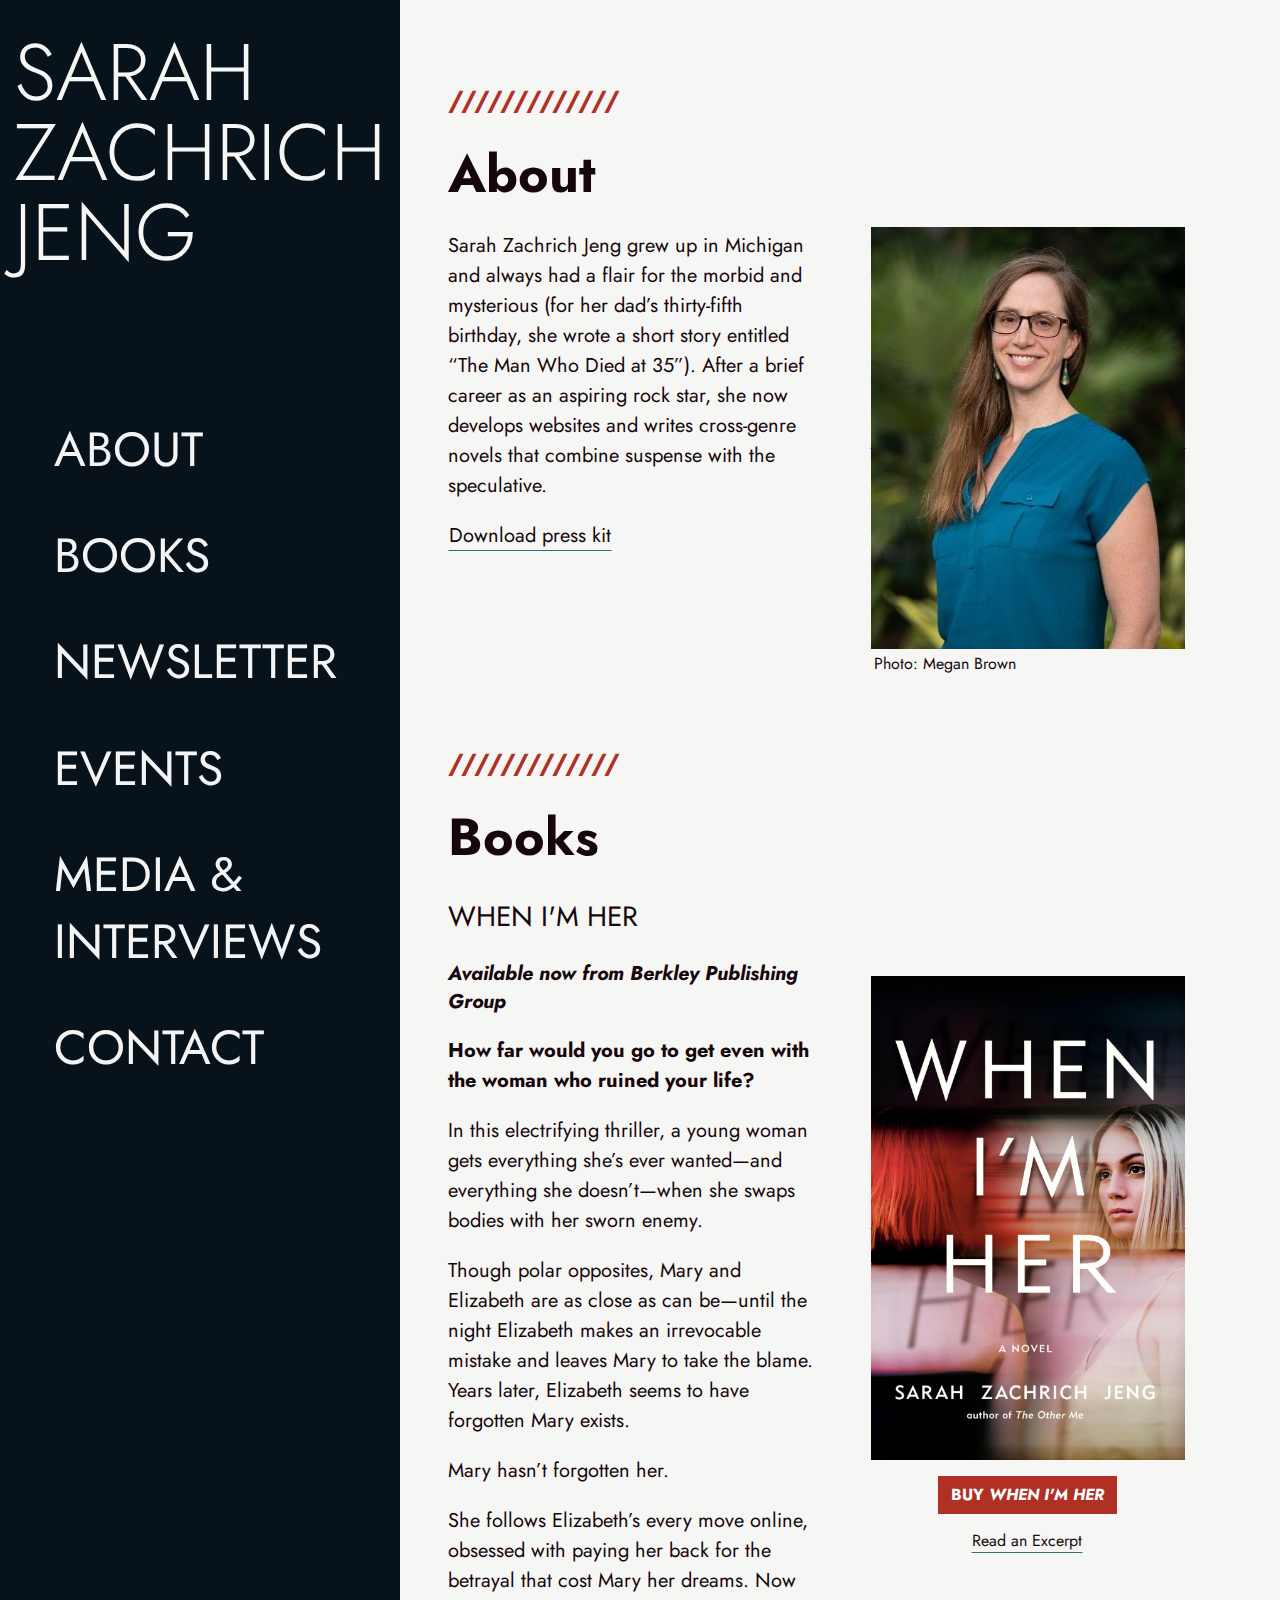
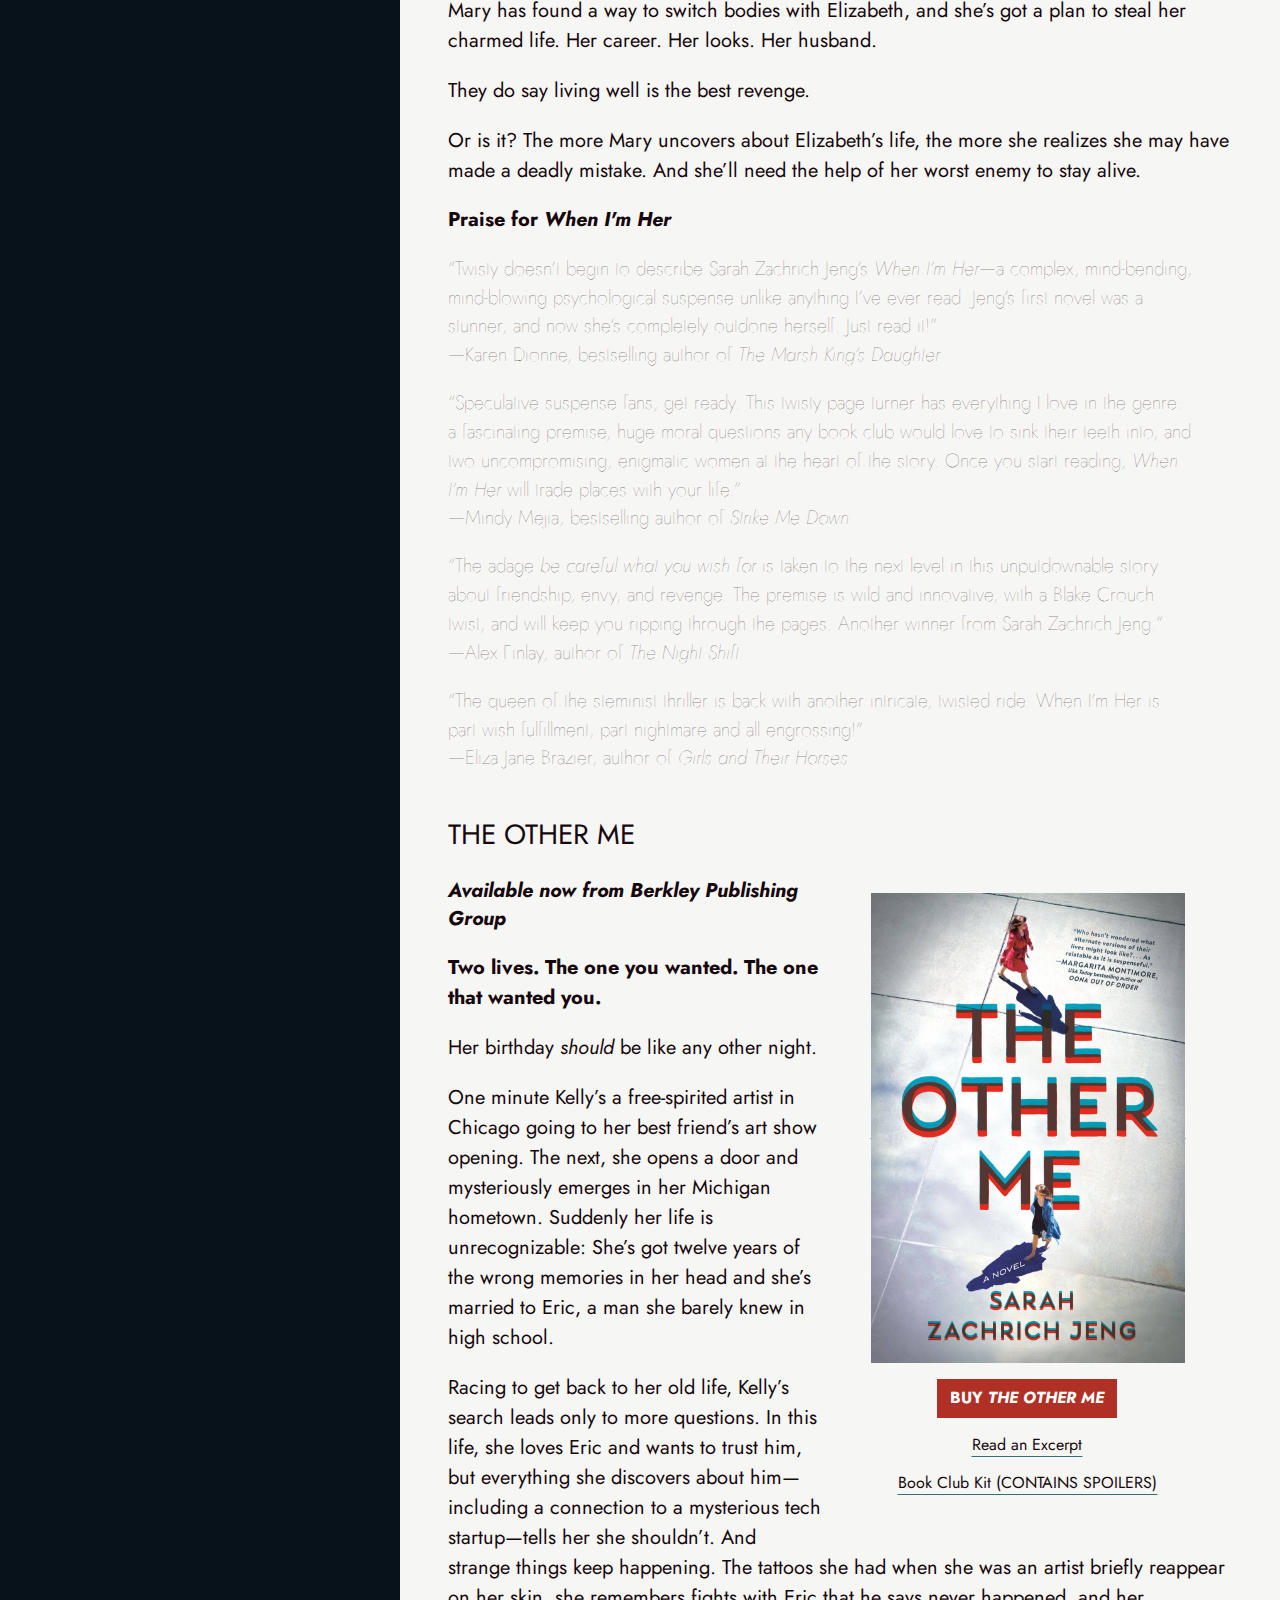
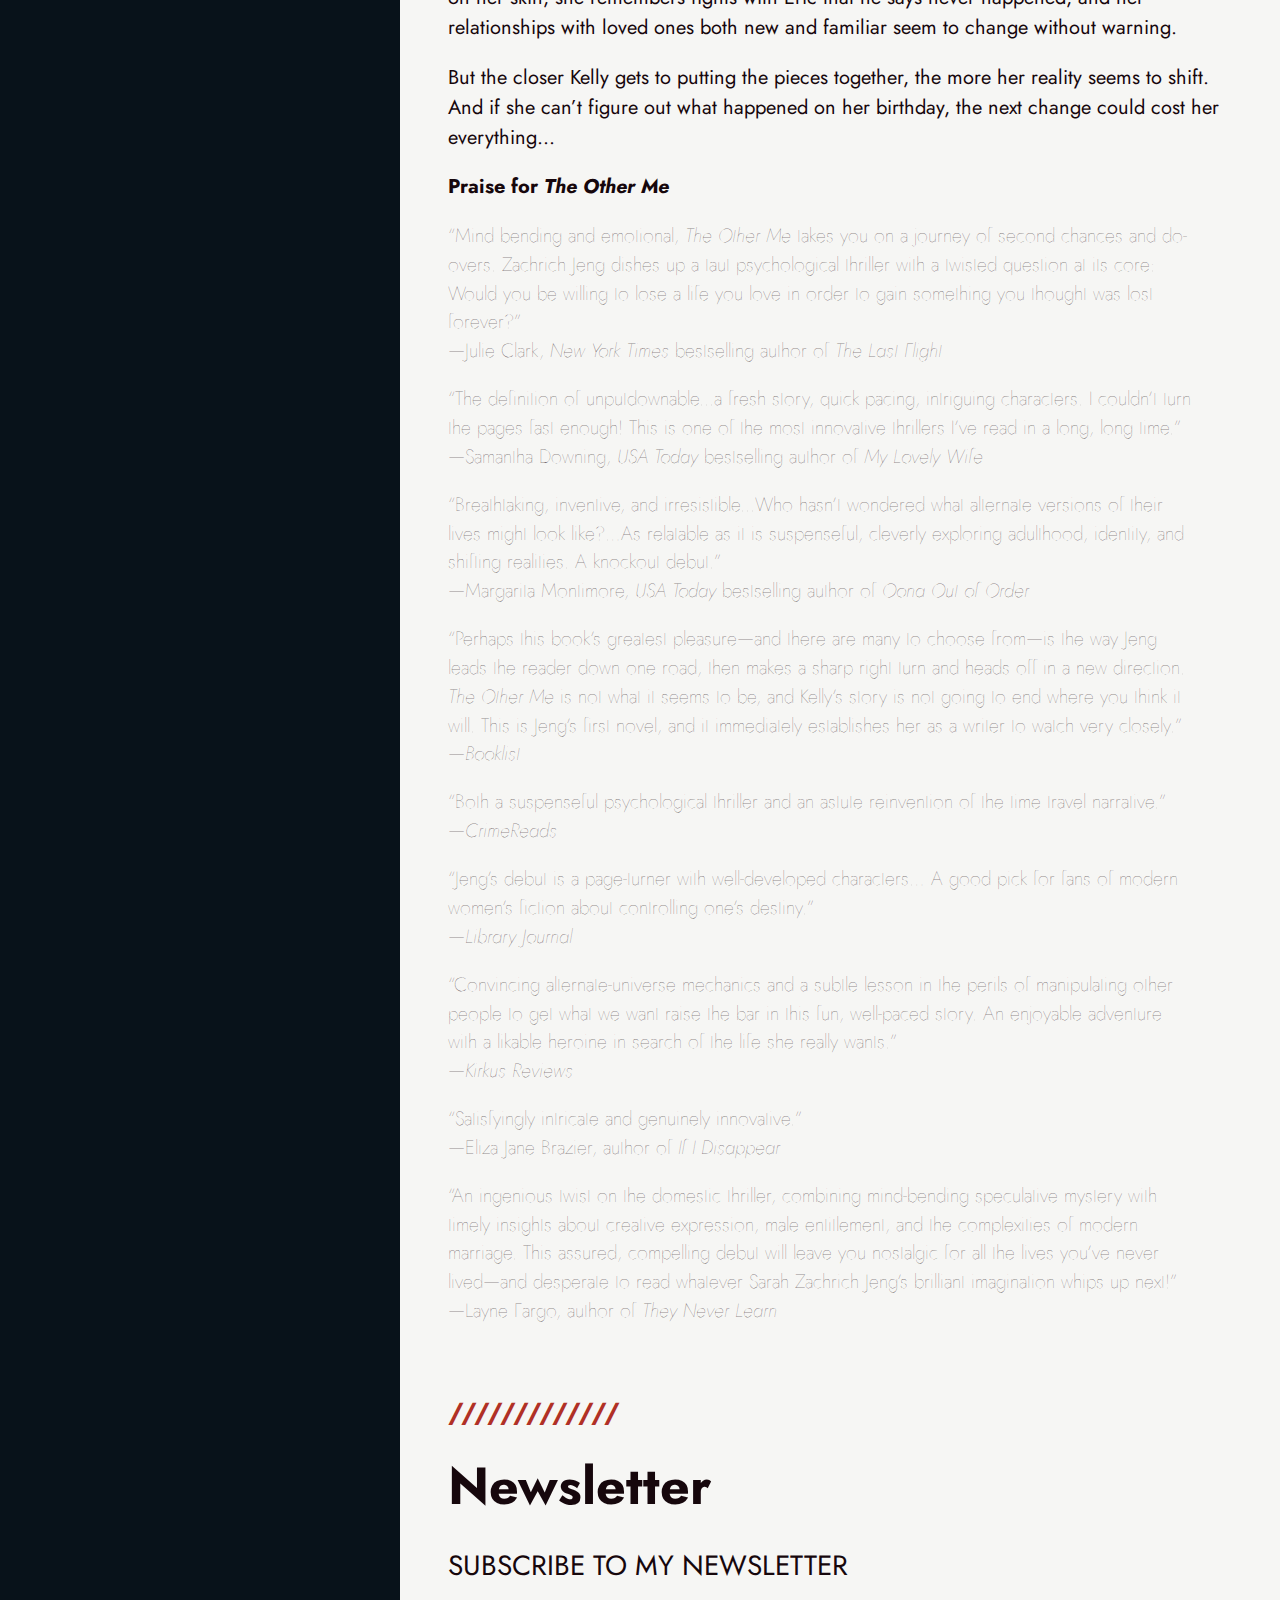
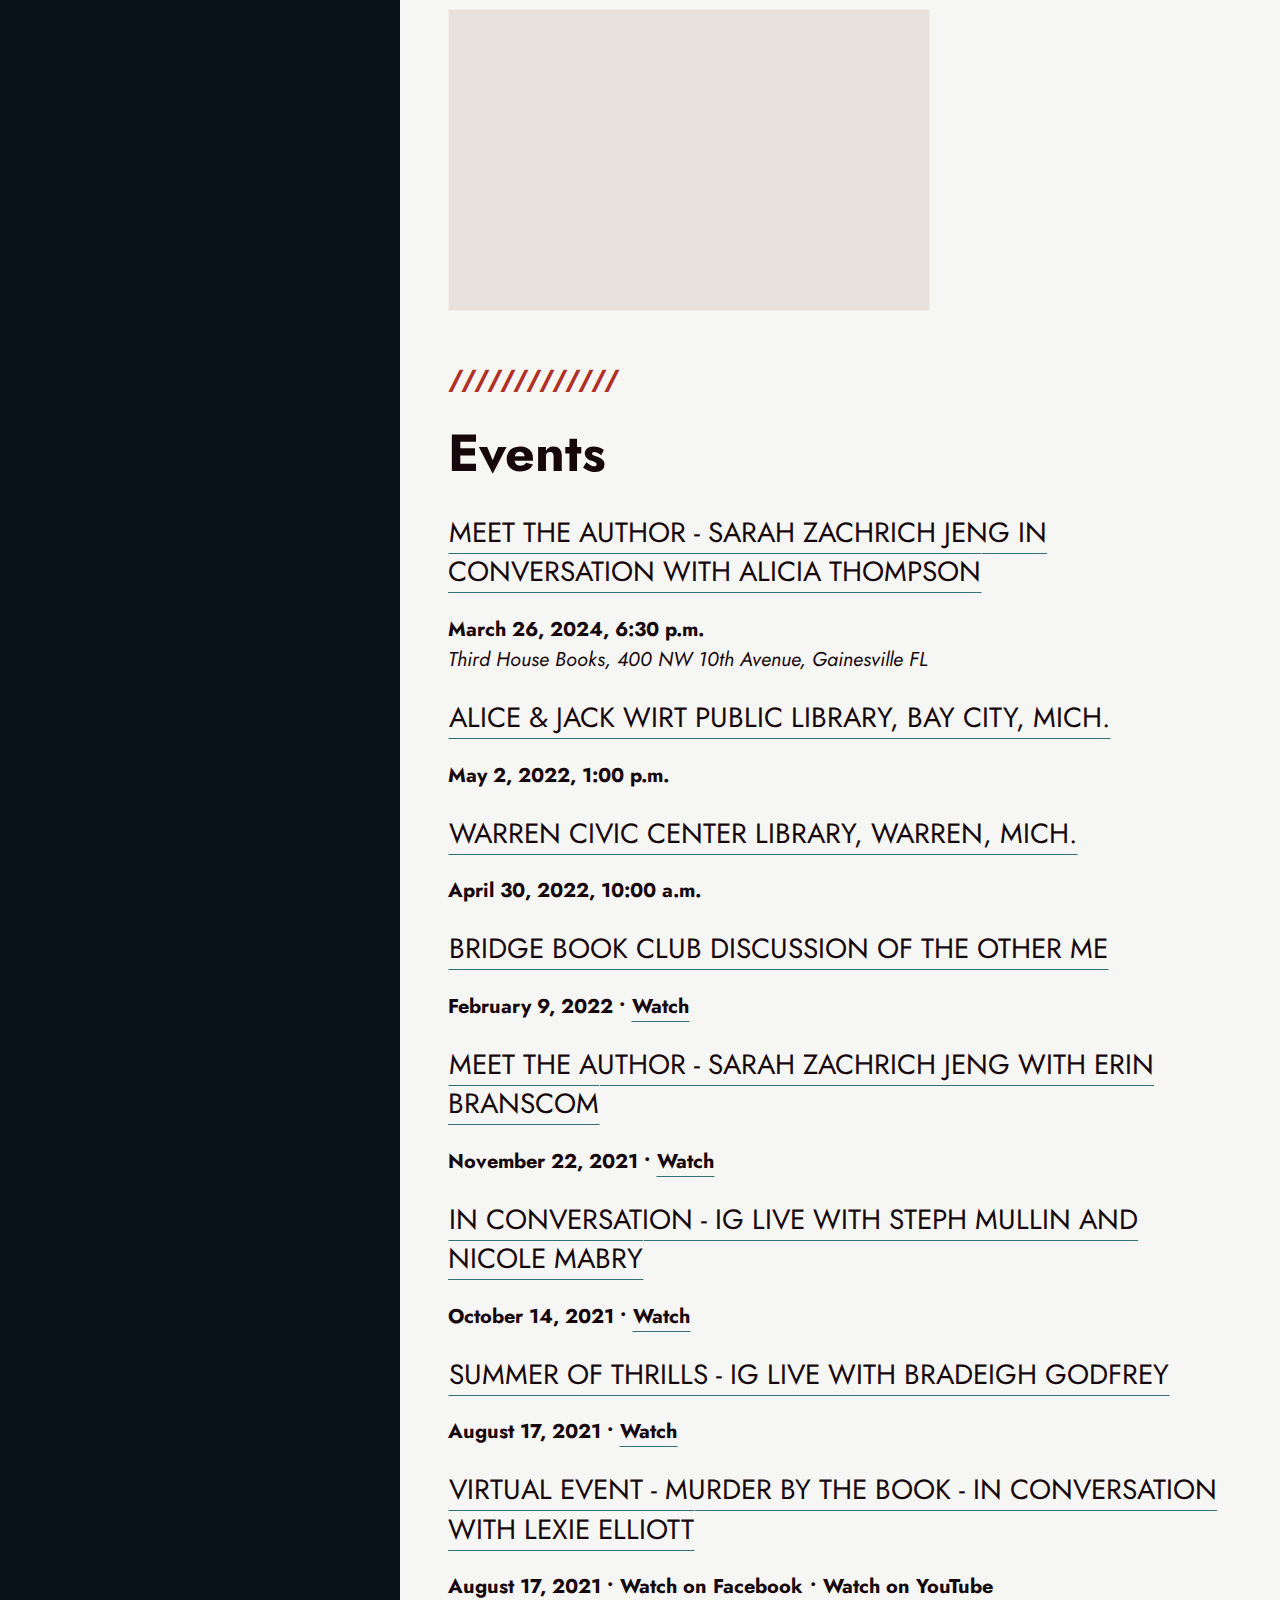
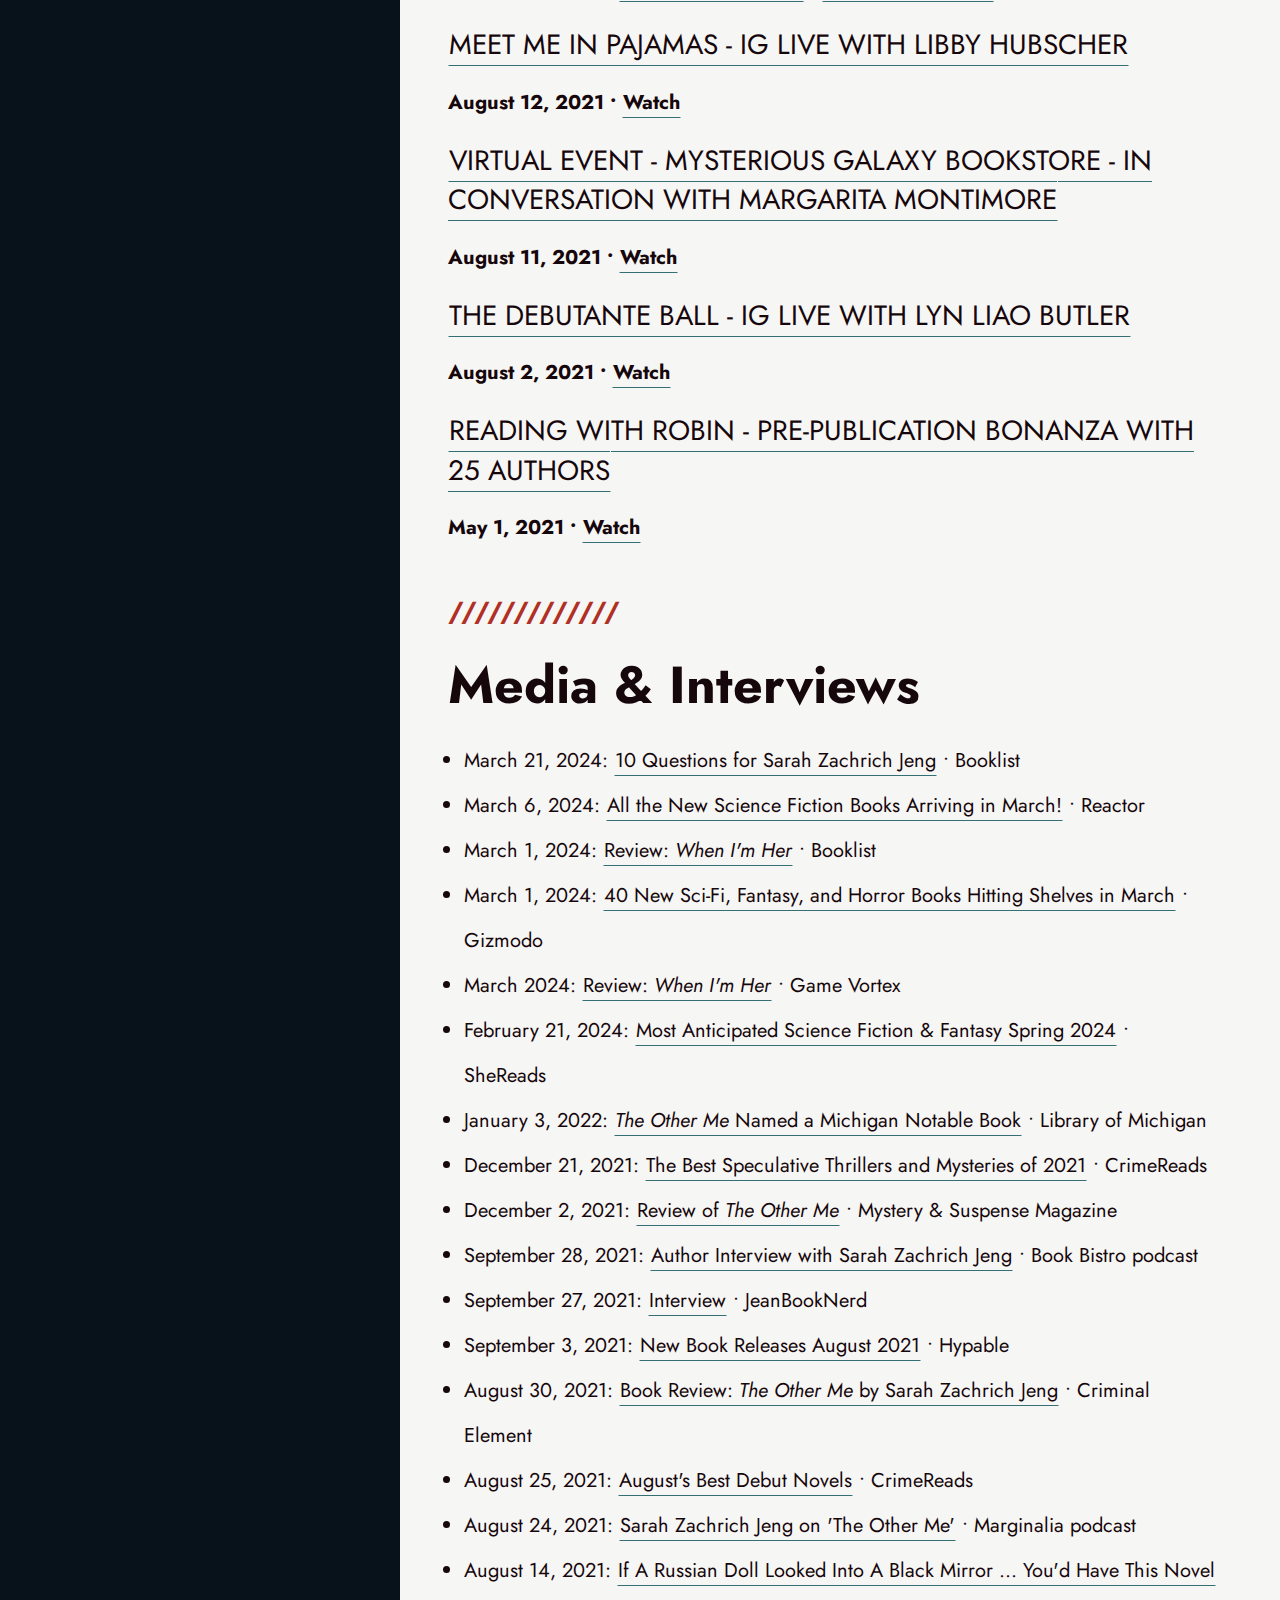
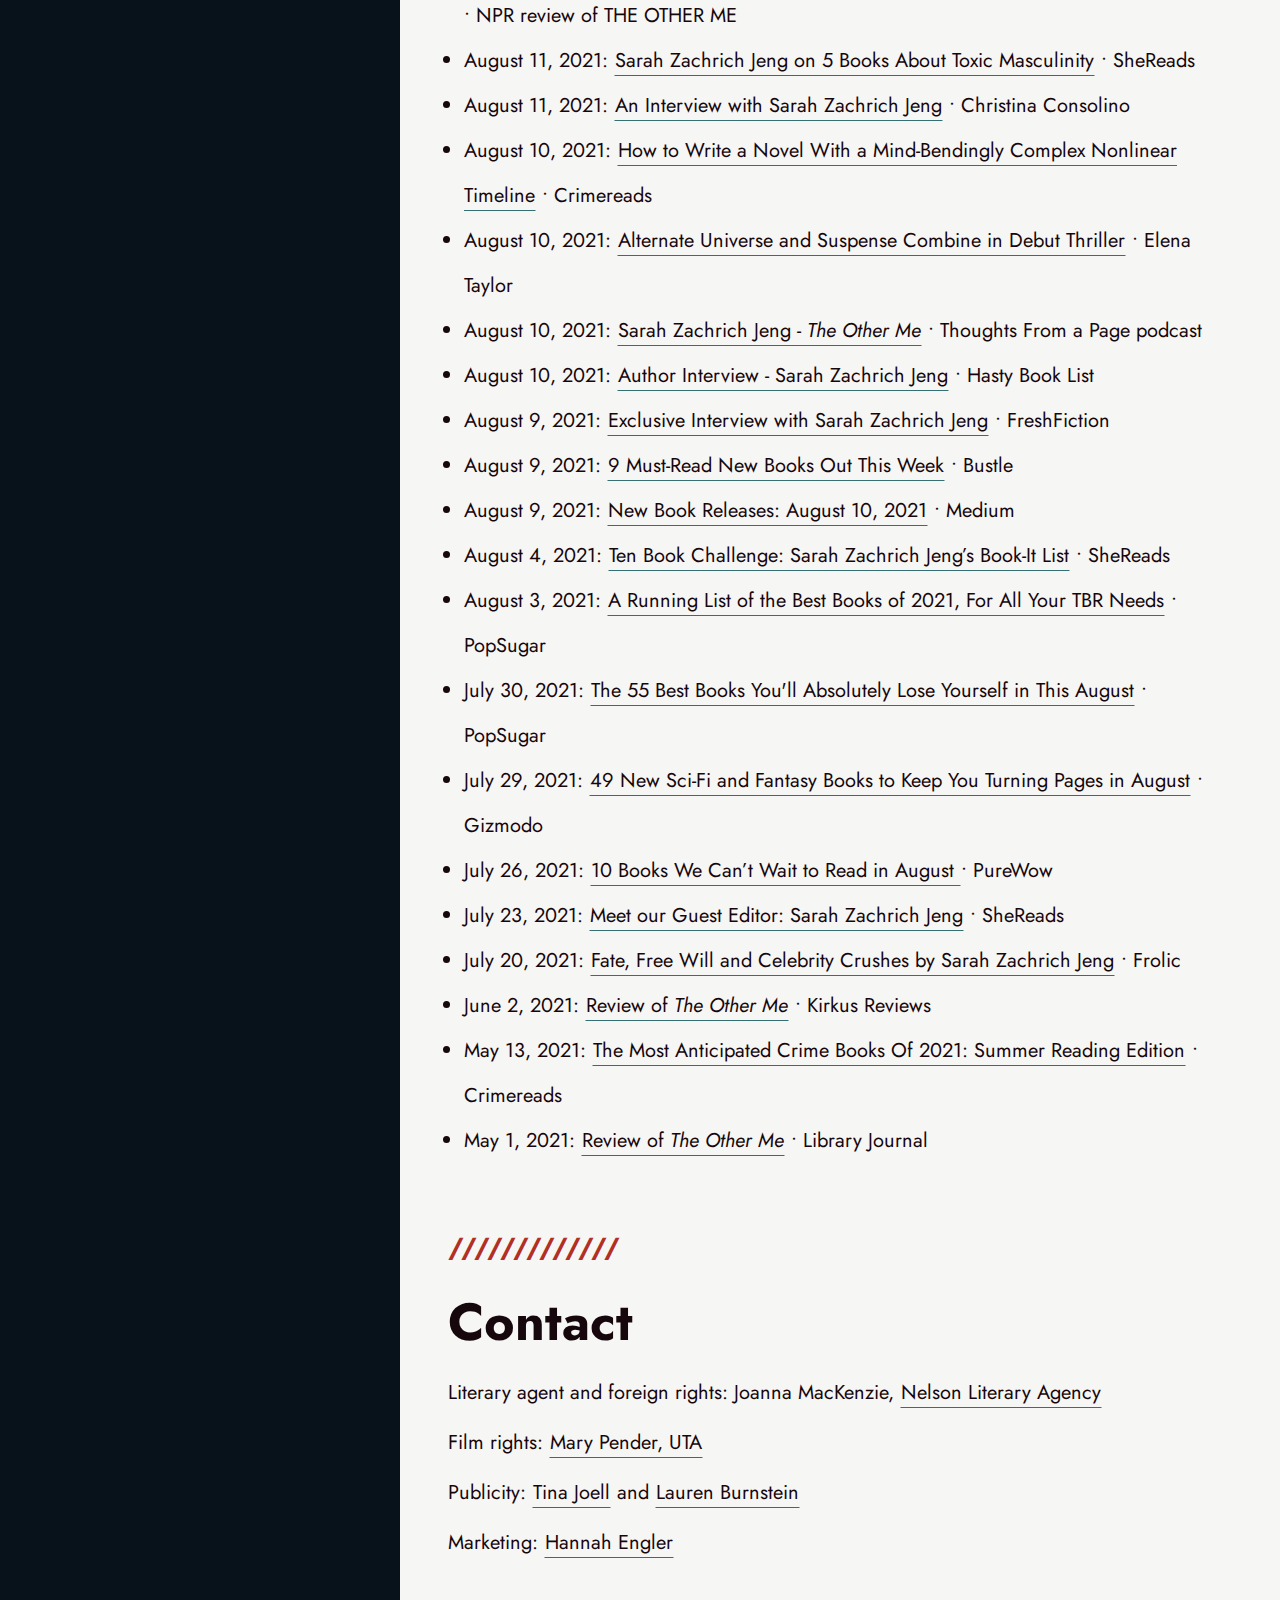
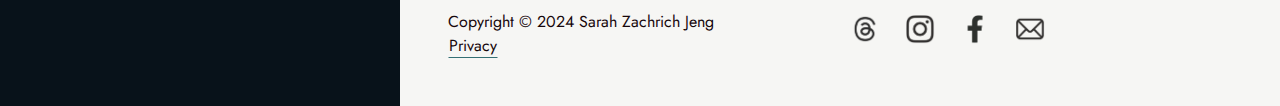
<file: index.html>
<!doctype html>
<html lang="en-US">

<head>
	<!-- Global site tag (gtag.js) - Google Analytics -->
	<script async src="https://www.googletagmanager.com/gtag/js?id=G-H2VJRTYZHK"></script>
	<script>
	  window.dataLayer = window.dataLayer || [];
	  function gtag(){dataLayer.push(arguments);}
	  gtag('js', new Date());

	  gtag('config', 'G-H2VJRTYZHK');
	</script>
	<meta http-equiv="Content-Type" content="text/html; charset=utf-8" />
	<meta http-equiv='cache-control' content='no-cache'>
	<meta http-equiv='expires' content='0'>
	<meta http-equiv='pragma' content='no-cache'>
	<title>Sarah Zachrich Jeng, Author</title>
	<meta name="description" content="Sarah Zachrich Jeng is the author of THE OTHER ME, a novel of speculative suspense out now from Berkley.">
	<meta name="viewport" content="width=device-width, initial-scale=1">
	<meta name="twitter:card" content="summary" />
	<meta name="twitter:site" content="@sarahzj" /> 
	<meta name="twitter:title" content="Sarah Zachrich Jeng, Author" /> 
	<meta name="twitter:description" content="Sarah Zachrich Jeng writes speculative suspense." /> 
	<meta name="twitter:image" content="http://sarahzj.com/img/sarah-zachrich-jeng.jpg" />
	<link rel="apple-touch-icon" sizes="180x180" href="/apple-touch-icon.png">
	<link rel="icon" type="image/png" sizes="32x32" href="/favicon-32x32.png">
	<link rel="icon" type="image/png" sizes="16x16" href="/favicon-16x16.png">
	<link rel="manifest" href="/site.webmanifest">
	<meta name="msapplication-TileColor" content="#DF2D21">
	<meta name="theme-color" content="#ffffff">	
	<link rel="stylesheet" href="css/normalize.css">
	<link rel="stylesheet" href="css/main.css">
	
	<link rel="preconnect" href="https://fonts.googleapis.com">
<link rel="preconnect" href="https://fonts.gstatic.com" crossorigin>
<link href="https://fonts.googleapis.com/css2?family=Jost:ital,wght@0,300;0,400;0,700;1,300;1,400;1,700&display=swap" rel="stylesheet">

	<script src="js/scripts.js"></script>
</head>

<body id="top">
	<header>
		<a href="#top">
			<h1>Sarah<br />
			Zachrich<br />
			Jeng</h1>
		</a>
	</header>
	<nav class="primary-nav">
		<input class="menu-btn" type="checkbox" id="menu-btn" />
		<label class="menu-icon" for="menu-btn"><span class="navicon"></span></label>	
		<ul class="menu">
			<li><a href="#about">About</a></li>
			<li><a href="#books">Books</a>
			</li>
			<li><a href="#news">Newsletter</a>
			<li><a href="#events">Events</a></li>
			<li><a href="#interviews">Media &amp; Interviews</a></li>
			<li><a href="#contact">Contact</a></li>
		</ul>
	</nav>
	<main id="main-content">
		<article id="about">
			<h1>About</h1>
			<figure>
				<a href="img/sarah-zachrich-jeng-hi-res.jpg"><img src="img/sarah-zachrich-jeng-web.jpg" class="content-img" alt="Sarah Zachrich Jeng" /></a>
				<figcaption>Photo: Megan Brown</figcaption>
			</figure>
			<p>Sarah Zachrich Jeng grew up in Michigan and always had a flair for the morbid and mysterious (for her dad’s thirty-fifth birthday, she wrote a short story entitled “The Man Who Died at 35”). After a brief career as an aspiring rock star, she now develops websites and writes cross-genre novels that combine suspense with the speculative.</p>
			<p><a href="https://drive.google.com/file/d/1Yj1Oh8c_ejKLo0MpW5RDWSc22GYg0Kps/view?usp=sharing" target="_blank">Download press kit</a>
		</article>
		<article id="books">
			<h1>Books</h1>
			<article id="when-im-her">
				<h2>When I'm Her</h2>
				<figure>
					<a href="https://www.penguinrandomhouse.com/books/669709/when-im-her-by-sarah-zachrich-jeng/9780593334515/" target="_blank"><img src="img/when-im-her-cover.jpg" class="content-img" alt="Preorder WHEN I'M HER" /></a>
					<figcaption class="has-button"><a href="https://www.penguinrandomhouse.com/books/669709/when-im-her-by-sarah-zachrich-jeng/9780593334515/" target="_blank" class="button">Buy <em>When I'm Her</em></a></figcaption>
					<figcaption class="has-button"><a href="excerpt-wih.html" target="_blank">Read an Excerpt</a></figcaption>
				</figure>
				<h3><em>Available now from Berkley Publishing Group</em></h3> 
				<p><strong>How far would you go to get even with the woman who ruined your life?</strong></p>
				<p>In this electrifying thriller, a young woman gets everything she’s ever wanted—and everything she doesn’t—when she swaps bodies with her sworn enemy.</p>
				<p>Though polar opposites, Mary and Elizabeth are as close as can be—until the night Elizabeth makes an irrevocable mistake and leaves Mary to take the blame. Years later, Elizabeth seems to have forgotten Mary exists.</p>
				<p>Mary hasn’t forgotten her.</p>
				<p>She follows Elizabeth’s every move online, obsessed with paying her back for the betrayal that cost Mary her dreams. Now Mary has found a way to switch bodies with Elizabeth, and she’s got a plan to steal her charmed life. Her career. Her looks. Her husband.</p>
				<p>They do say living well is the best revenge.</p>
				<p>Or is it? The more Mary uncovers about Elizabeth’s life, the more she realizes she may have made a deadly mistake. And she’ll need the help of her worst enemy to stay alive.</p>
				<h3>Praise for <em>When I'm Her</em></h3>
				<blockquote>
					“Twisty doesn’t begin to describe Sarah Zachrich Jeng’s <em>When I’m Her</em>—a complex, mind-bending, mind-blowing psychological suspense unlike anything I’ve ever read. Jeng’s first novel was a stunner, and now she’s completely outdone herself. Just read it!”<br />
					&mdash;Karen Dionne, bestselling author of <em>The Marsh King’s Daughter</em> 
				</blockquote>
				<blockquote>
					“Speculative suspense fans, get ready. This twisty page turner has everything I love in the genre: a fascinating premise, huge moral questions any book club would love to sink their teeth into, and two uncompromising, enigmatic women at the heart of the story. Once you start reading, <em>When I’m Her</em> will trade places with your life.”<br />
					&mdash;Mindy Mejia, bestselling author of <em>Strike Me Down</em>
				</blockquote>
				<blockquote>
					“The adage <em>be careful what you wish for</em> is taken to the next level in this unputdownable story about friendship, envy, and revenge. The premise is wild and innovative, with a Blake Crouch twist, and will keep you ripping through the pages. Another winner from Sarah Zachrich Jeng.”<br />
					&mdash;Alex Finlay, author of <em>The Night Shift</em>
				</blockquote>
				<blockquote>
					“The queen of the steminist thriller is back with another intricate, twisted ride. When I’m Her is part wish fulfillment, part nightmare and all engrossing!”<br />
					&mdash;Eliza Jane Brazier, author of <em>Girls and Their Horses</em>
				</blockquote>

			</article>
			<article id="the-other-me">
				<h2>The Other Me</h2>
				<figure>
					<a href="https://www.penguinrandomhouse.com/books/669708/the-other-me-by-sarah-zachrich-jeng/" target="_blank"><img src="img/the-other-me-paperback.jpg" class="content-img" alt="Buy THE OTHER ME" /></a>
					<figcaption class="has-button"><a href="https://www.penguinrandomhouse.com/books/669708/the-other-me-by-sarah-zachrich-jeng/" target="_blank" class="button">Buy <em>The Other Me</em></a></figcaption>
					<figcaption class="has-button"><a href="excerpt-tom.html" target="_blank">Read an Excerpt</a></figcaption>
					<figcaption class="has-button"><a href="pdf/TheOtherMe-BookClubKit.pdf" target="_blank">Book Club Kit (CONTAINS SPOILERS)</a></figcaption>
				</figure>
				<h3><em>Available now from Berkley Publishing Group</em></h3> 	
				<p><strong>Two lives. The one you wanted. The one that wanted you.</strong></p>
				<p>Her birthday <em>should</em> be like any other night.</p>
				<p>One minute Kelly&rsquo;s a free-spirited artist in Chicago going to her best friend&rsquo;s art show opening. The next, she opens a door and mysteriously emerges in her Michigan hometown. Suddenly her life is unrecognizable: She&rsquo;s got twelve years of the wrong memories in her head and she&rsquo;s married to Eric, a man she barely knew in high school.</p>
				<p>Racing to get back to her old life, Kelly&rsquo;s search leads only to more questions. In this life, she loves Eric and wants to trust him, but everything she discovers about him&mdash;including a connection to a mysterious tech startup&mdash;tells her she shouldn&rsquo;t. And strange things keep happening. The tattoos she had when she was an artist briefly reappear on her skin, she remembers fights with Eric that he says never happened, and her relationships with loved ones both new and familiar seem to change without warning.</p>
				<p>But the closer Kelly gets to putting the pieces together, the more her reality seems to shift. And if she can&rsquo;t figure out what happened on her birthday, the next change could cost her everything...</p>
				<h3>Praise for <em>The Other Me</em></h3>
				<blockquote>
					 &ldquo;Mind bending and emotional, <em>The Other Me</em> takes you on a journey of second chances and do-overs. Zachrich Jeng dishes up a taut psychological thriller with a twisted question at its core: Would you be willing to lose a life you love in order to gain something you thought was lost forever?&rdquo;<br />
					 &mdash;Julie Clark, <em>New York Times</em> bestselling author of <em>The Last Flight</em>
				</blockquote>
				<blockquote>
					&ldquo;The definition of unputdownable...a fresh story, quick pacing, intriguing characters. I couldn&rsquo;t turn the pages fast enough! This is one of the most innovative thrillers I&rsquo;ve read in a long, long time.&rdquo;<br />
					&mdash;Samantha Downing, <em>USA Today</em> bestselling author of <em>My Lovely Wife</em>
				</blockquote>
				<blockquote>
					&ldquo;Breathtaking, inventive, and irresistible...Who hasn&rsquo;t wondered what alternate versions of their lives might look like?…As relatable as it is suspenseful, cleverly exploring adulthood, identity, and shifting realities. A knockout debut.&rdquo;<br />
					&mdash;Margarita Montimore, <em>USA Today</em> bestselling author of <em>Oona Out of Order</em>
				</blockquote>
				<blockquote>
					&ldquo;Perhaps this book’s greatest pleasure—and there are many to choose from—is the way Jeng leads the reader down one road, then makes a sharp right turn and heads off in a new direction. <em>The Other Me</em> is not what it seems to be, and Kelly’s story is not going to end where you think it will. This is Jeng’s first novel, and it immediately establishes her as a writer to watch very closely.&rdquo;<br />
					&mdash;<em>Booklist</em>
				</blockquote>
				<blockquote>
					&ldquo;Both a suspenseful psychological thriller and an astute reinvention of the time travel narrative.&rdquo;<br />
					&mdash;<em>CrimeReads</em>
				</blockquote>
				<blockquote>
					&ldquo;Jeng’s debut is a page-turner with well-developed characters… A good pick for fans of modern women’s fiction about controlling one’s destiny.&rdquo;<br />
					&mdash;<em>Library Journal</em>
				</blockquote>
				<blockquote>
					&ldquo;Convincing alternate-universe mechanics and a subtle lesson in the perils of manipulating other people to get what we want raise the bar in this fun, well-paced story. An enjoyable adventure with a likable heroine in search of the life she really wants.&rdquo;<br />
					&mdash;<em>Kirkus Reviews</em>
				</blockquote>
				<blockquote>
					&ldquo;Satisfyingly intricate and genuinely innovative.&rdquo;<br />
					&mdash;Eliza Jane Brazier, author of <em>If I Disappear</em>
				</blockquote>
				<blockquote>
					&ldquo;An ingenious twist on the domestic thriller, combining mind-bending speculative mystery with timely insights about creative expression, male entitlement, and the complexities of modern marriage. This assured, compelling debut will leave you nostalgic for all the lives you&rsquo;ve never lived—and desperate to read whatever Sarah Zachrich Jeng&rsquo;s brilliant imagination whips up next!&rdquo;<br />
					&mdash;Layne Fargo, author of <em>They Never Learn</em>
				</blockquote>
			</article>
		</article>
		
		<article id="news">
			<h1>Newsletter</h1>

			<h2>Subscribe to my newsletter</h2>
			<iframe src="https://sarahzj.substack.com/embed" width="480" height="300" style="border:1px solid #EEE; background:#E7E2DC;" frameborder="0" scrolling="no"></iframe>

		</article>
		<article id="events">
			<h1>Events</h1>
			<h2><a href="https://www.thirdhousebooks.com/events/2024/3/26/meet-the-author-sarah-zachrich-jeng-and-alicia-thompson" target="_blank">Meet the Author - Sarah Zachrich Jeng in conversation with Alicia Thompson</a></h2>
			<time>March 26, 2024, 6:30 p.m.</time>
			<address>Third House Books, 400 NW 10th Avenue, Gainesville FL</address>

			<h2><a href="https://www.baycountylibrary.org/event/michigan-notable-author-sarah-zachrich-jeng" target="_blank">Alice & Jack Wirt Public Library, Bay City, Mich.</a></h2>
			<time>May 2, 2022, 1:00 p.m.</time>

			<h2><a href="https://www.warrenlibrary.net/meet-author-sarah-zachrich-jeng%ef%bf%bc/" target="_blank">Warren Civic Center Library, Warren, Mich.</a></h2>
			<time>April 30, 2022, 10:00 a.m.</time>

			<h2><a href="https://www.bridgemi.com/center-michigan/watch-bridge-book-club-discussion-other-me" target="_blank">Bridge Book Club discussion of The Other Me</a></h2>
			<time>February 9, 2022 &bull; <a href="https://www.bridgemi.com/center-michigan/watch-bridge-book-club-discussion-other-me" target="_blank">Watch</a></time>
			
			<h2><a href="https://www.amazon.com/live/broadcast/3cc49419-ac26-4141-a774-959ab4e7e68f?ref=social&tag=erinmbransco-20&linkCode=ilv" target="_blank">Meet the Author - Sarah Zachrich Jeng with Erin Branscom</a></h2>
			<time>November 22, 2021 &bull; <a href="https://www.amazon.com/live/broadcast/3cc49419-ac26-4141-a774-959ab4e7e68f?ref=social&tag=erinmbransco-20&linkCode=ilv" target="_blank">Watch</a></time>
			
			<h2><a href="https://www.instagram.com/tv/CVB0yzXgr2q/" target="_blank">In Conversation - IG Live with Steph Mullin and Nicole Mabry</a></h2>
			<time>October 14, 2021 &bull; <a href="https://www.instagram.com/tv/CVB0yzXgr2q" target="_blank">Watch</a></time>

			<h2><a href="https://www.instagram.com/tv/CSsi14wpQ2K/?hl=en" target="_blank">Summer of Thrills - IG Live with Bradeigh Godfrey</a></h2>
			<time>August 17, 2021 &bull; <a href="https://www.instagram.com/p/CSsi14wpQ2K/" target="_blank">Watch</a></time>

			<h2><a href="https://www.youtube.com/watch?v=T9kdr_F38-k" target="_blank">Virtual Event - Murder by the Book - In Conversation with Lexie Elliott</a></h2>
			<time>August 17, 2021 &bull; <a href="https://www.facebook.com/243815711002/videos/1549993762012813" target="_blank">Watch on Facebook</a> &bull; <a href="https://www.youtube.com/watch?v=T9kdr_F38-k" target="_blank">Watch on YouTube</a></time>

			<h2><a href="https://www.instagram.com/p/CSfs6bhImPH/" target="_blank">Meet Me in Pajamas - IG Live with Libby Hubscher</a></h2>
			<time>August 12, 2021 &bull; <a href="https://www.instagram.com/p/CSfs6bhImPH/" target="_blank">Watch</a></time>

			<h2><a href="https://www.crowdcast.io/e/virtual-event---sarah-3/1" target="_blank">Virtual Event - Mysterious Galaxy Bookstore - In Conversation with Margarita Montimore</a></h2>
			<time>August 11, 2021 &bull; <a href="https://www.crowdcast.io/e/virtual-event---sarah-3/1" target="_blank">Watch</a></time>

			<h2><a href="https://www.instagram.com/p/CSFzl2VlprH/" target="_blank">The Debutante Ball - IG Live with Lyn Liao Butler</a></h2>
			<time>August 2, 2021 &bull; <a href="https://www.instagram.com/p/CSFzl2VlprH/" target="_blank">Watch</a></time>

			<h2><a href="https://www.instagram.com/tv/COVfSY8B4zN/" target="_blank">Reading With Robin - Pre-Publication Bonanza with 25 Authors</a></h2>
			<time>May 1, 2021 &bull; <a href="https://www.instagram.com/tv/COVfSY8B4zN/" target="_blank">Watch</a></time>
		</article>
		<article id="interviews">
			<h1>Media &amp; Interviews</h1>
			<ul>
				<li>March 21, 2024: <a href="https://www.booklistonline.com/10-Questions-for-Sarah-Zachrich-Jeng-Charles-John/pid=9794958" target="_blank">10 Questions for Sarah Zachrich Jeng</a> &bull; Booklist</li>
				<li>March 6, 2024: <a href="https://reactormag.com/new-science-fiction-books-march-2024/" target="_blank">All the New Science Fiction Books Arriving in March!</a> &bull; Reactor</li>
				<li>March 1, 2024: <a href="https://www.booklistonline.com/ProductInfo.aspx?pid=9789672" target="_blank">Review: <em>When I'm Her</em></a> &bull; Booklist</li>
				<li>March 1, 2024: <a href="https://gizmodo.com/march-40-new-sci-fi-fantasy-horror-book-releases-1851227135" target="_blank">40 New Sci-Fi, Fantasy, and Horror Books Hitting Shelves in March</a> &bull; Gizmodo</li>
				<li>March 2024: <a href="https://www.gamevortex.com/gamevortex/sound_rev.php/746/when-i'm-her-sound.html" target="_blank">Review: <em>When I'm Her</em></a> &bull; Game Vortex</li>
				<li>February 21, 2024: <a href="https://shereads.com/most-anticipated-science-fiction-fantasy-books-spring-2024/" target="_blank">Most Anticipated Science Fiction & Fantasy Spring 2024</a> &bull; SheReads</li>
				<li>January 3, 2022: <a href="https://www.michigan.gov/libraryofmichigan/0,9327,7-381-88857_20585-574773--,00.html" target="_blank"><em>The Other Me</em> Named a Michigan Notable Book</a> &bull; Library of Michigan</li>
				<li>December 21, 2021: <a href="https://crimereads.com/the-best-speculative-thrillers-and-mysteries-of-2021/" target="_blank">The Best Speculative Thrillers and Mysteries of 2021</a> &bull; CrimeReads</li>
				<li>December 2, 2021: <a href="https://www.mysteryandsuspense.com/winter-2021/?fbclid=IwAR3oW9QXa2qfQNw7QYU5aX8VQyXVAbmeWqBdy2KVLY4yWOaBmD396ixG0W0" target="_blank">Review of <em>The Other Me</em></a> &bull; Mystery &amp; Suspense Magazine</li>
				<li>September 28, 2021: <a href="https://anchor.fm/book-bistro/episodes/Author-Interview-With-Sarah-Zachrich-Jeng-And-New-Books-For-the-week-of-September-28--2021-e180ks6" target="_blank">Author Interview with Sarah Zachrich Jeng</a> &bull; Book Bistro podcast</li>
				<li>September 27, 2021: <a href="https://www.jeanbooknerd.com/2021/09/sarah-zachrich-jeng-interview-other-me.html" target="_blank">Interview</a> &bull; JeanBookNerd</li>
				<li>September 3, 2021: <a href="https://www.hypable.com/new-book-releases-2021-august/" target="_blank">New Book Releases August 2021</a> &bull; Hypable</li>
				<li>August 30, 2021: <a href="https://www.criminalelement.com/book-review-the-other-me-by-sarah-zachrich-jeng/" target="_blank">Book Review: <em>The Other Me</em> by Sarah Zachrich Jeng</a> &bull; Criminal Element</li>
				<li>August 25, 2021: <a href="https://crimereads.com/augusts-best-debut-novels-2021/" target="_blank">August's Best Debut Novels</a> &bull; CrimeReads</li>
				<li>August 24, 2021: <a href="https://www.kmuw.org/podcast/marginalia/2021-09-09/marginalia-sarah-zackrich-jeng-on-the-other-me" target="_blank">Sarah Zachrich Jeng on 'The Other Me'</a> &bull; Marginalia podcast</li>
				<li>August 14, 2021: <a href="https://www.npr.org/2021/08/14/1027493771/review-the-other-me-laura-jeng" target="_blank">If A Russian Doll Looked Into A Black Mirror ... You'd Have This Novel</a> &bull; NPR review of THE OTHER ME</li>
				<li>August 11, 2021: <a href="https://shereads.com/sarah-zachrich-jeng-on-5-books-about-toxic-masculinity/" target="_blank">Sarah Zachrich Jeng on 5 Books About Toxic Masculinity</a> &bull; SheReads</li>
				<li>August 11, 2021: <a href="https://christinaconsolino.com/2021/08/11/an-interview-with-sarah-zachrich-jeng/" target="_blank">An Interview with Sarah Zachrich Jeng</a> &bull; Christina Consolino</li>
				<li>August 10, 2021: <a href="https://crimereads.com/novel-nonlinear-timeline/" target="_blank">How to Write a Novel With a Mind-Bendingly Complex Nonlinear Timeline</a> &bull; Crimereads</li>
				<li>August 10, 2021: <a href="https://www.elenataylorauthor.com/2021/08/10/alternate-universe-suspense-debut-thriller/" target="_blank">Alternate Universe and Suspense Combine in Debut Thriller</a> &bull; Elena Taylor</li>
				<li>August 10, 2021: <a href="https://www.thoughtsfromapage.com/sarah-zachrich-jeng-the/" target="_blank">Sarah Zachrich Jeng - <em>The Other Me</em></a> &bull; Thoughts From a Page podcast</li>
				<li>August 10, 2021: <a href="https://www.hastybooklist.com/home/author-interview-sarah-zachrich-jeng" target="_blank">Author Interview - Sarah Zachrich Jeng</a> &bull; Hasty Book List</li>
				<li>August 9, 2021: <a href="https://freshfiction.com/page.php?id=11431" target="_blank">Exclusive Interview with Sarah Zachrich Jeng</a> &bull; FreshFiction</li>
				<li>August 9, 2021: <a href="https://www.bustle.com/entertainment/best-new-books-week-of-august-9-2021/amp" target="_blank">9 Must-Read New Books Out This Week</a> &bull; Bustle</li>
				<li>August 9, 2021: <a href="https://angelalashbrook.medium.com/new-book-releases-august-10-2021-3ff4badcc59e" target="_blank">New Book Releases: August 10, 2021</a> &bull; Medium</li>
				<li>August 4, 2021: <a href="https://shereads.com/ten-book-challenge-sarah-zachrich-jengs-book-it-list/" target="_blank">Ten Book Challenge: Sarah Zachrich Jeng’s Book-It List</a> &bull; SheReads</li>
				<li>August 3, 2021: <a href="https://www.popsugar.com/entertainment/photo-gallery/48194461/image/48445464/Other-Me-by-Sarah-Zachrich-Jeng" target="_blank">A Running List of the Best Books of 2021, For All Your TBR Needs</a> &bull; PopSugar</li>
				<li>July 30, 2021: <a href="https://www.popsugar.com/entertainment/best-new-books-august-2021-48423270" target="_blank">The 55 Best Books You'll Absolutely Lose Yourself in This August</a> &bull; PopSugar</li>
				<li>July 29, 2021: <a href="https://gizmodo.com/49-new-sci-fi-and-fantasy-books-to-keep-you-turning-pag-1847214597" target="_blank">49 New Sci-Fi and Fantasy Books to Keep You Turning Pages in August</a> &bull; Gizmodo</li>
				<li>July 26, 2021: <a href="https://www.purewow.com/books/books-to-read-in-august" target="_blank">10 Books We Can’t Wait to Read in August </a> &bull; PureWow</li>
				<li>July 23, 2021: <a href="https://shereads.com/guest-editor-sarah-zachrich-jeng/" target="_blank">Meet our Guest Editor: Sarah Zachrich Jeng</a> &bull; SheReads</li>
				<li>July 20, 2021: <a href="https://frolic.media/fate-free-will-and-celebrity-crushes-by-sarah-zachrich-jeng/" target="_blank">Fate, Free Will and Celebrity Crushes by Sarah Zachrich Jeng</a> &bull; Frolic</li>
				<li>June 2, 2021: <a href="https://www.kirkusreviews.com/book-reviews/sarah-zachrich-jeng/the-other-me/" target="_blank">Review of <em>The Other Me</em></a> &bull; Kirkus Reviews</li>
				<li>May 13, 2021: <a href="https://crimereads.com/the-most-anticipated-crime-books-of-2021-summer-reading-edition/" target="_blank">The Most Anticipated Crime Books Of 2021: Summer Reading Edition</a> &bull; Crimereads</li>
				<li>May 1, 2021: <a href="https://www.libraryjournal.com/?reviewDetail=the-other-me-2114508" target="_blank">Review of <em>The Other Me</em></a> &bull; Library Journal</li>

			</ul>
		</article>
		
		<article id="contact">
			<h1>Contact</h1>
			<p>Literary agent and foreign rights: Joanna MacKenzie, <a href="https://nelsonagency.com/joanna-mackenzie/" target="_blank">Nelson Literary Agency</a></p>
			<p>Film rights: <a href="mailto:penderm@unitedtalent.com">Mary Pender, UTA</a></p>
			<p>Publicity: <a href="mailto:tjoell@penguinrandomhouse.com">Tina Joell</a> and <a href="mailto:lburnstein@penguinrandomhouse.com">Lauren Burnstein</a></p>
			<p>Marketing: <a href="mailto:hengler@penguinrandomhouse">Hannah Engler</a></p>			
		</article>
		<footer>
			<p>Copyright &copy; 2024 Sarah Zachrich Jeng<br />
			<a href="https://www.termsfeed.com/live/14ae3c02-0948-4710-94d4-80889ad4b90e" target="_blank">Privacy</a></p>
			<div class="social-links">
				<a href="https://www.threads.net/@sarah_ezj" target="_blank"><img src="img/icon-threads.png" class="social-icon" alt="Threads" /></a>
				<a href="https://www.instagram.com/sarah_ezj/" target="_blank"><img src="img/icon-instagram.png" class="social-icon" alt="Instagram" /></a>
				<a href="https://www.facebook.com/SarahZachrichJengAuthor" target="_blank"><img src="img/icon-fb.png" class="social-icon" alt="Facebook" /></a>
				<a href="mailto:contact@sarahzj.com" target="_blank"><img src="img/icon-email.png" class="social-icon" alt="Email" /></a>
			</div>
		</footer>
	</main>
</body>
</html>
</file>
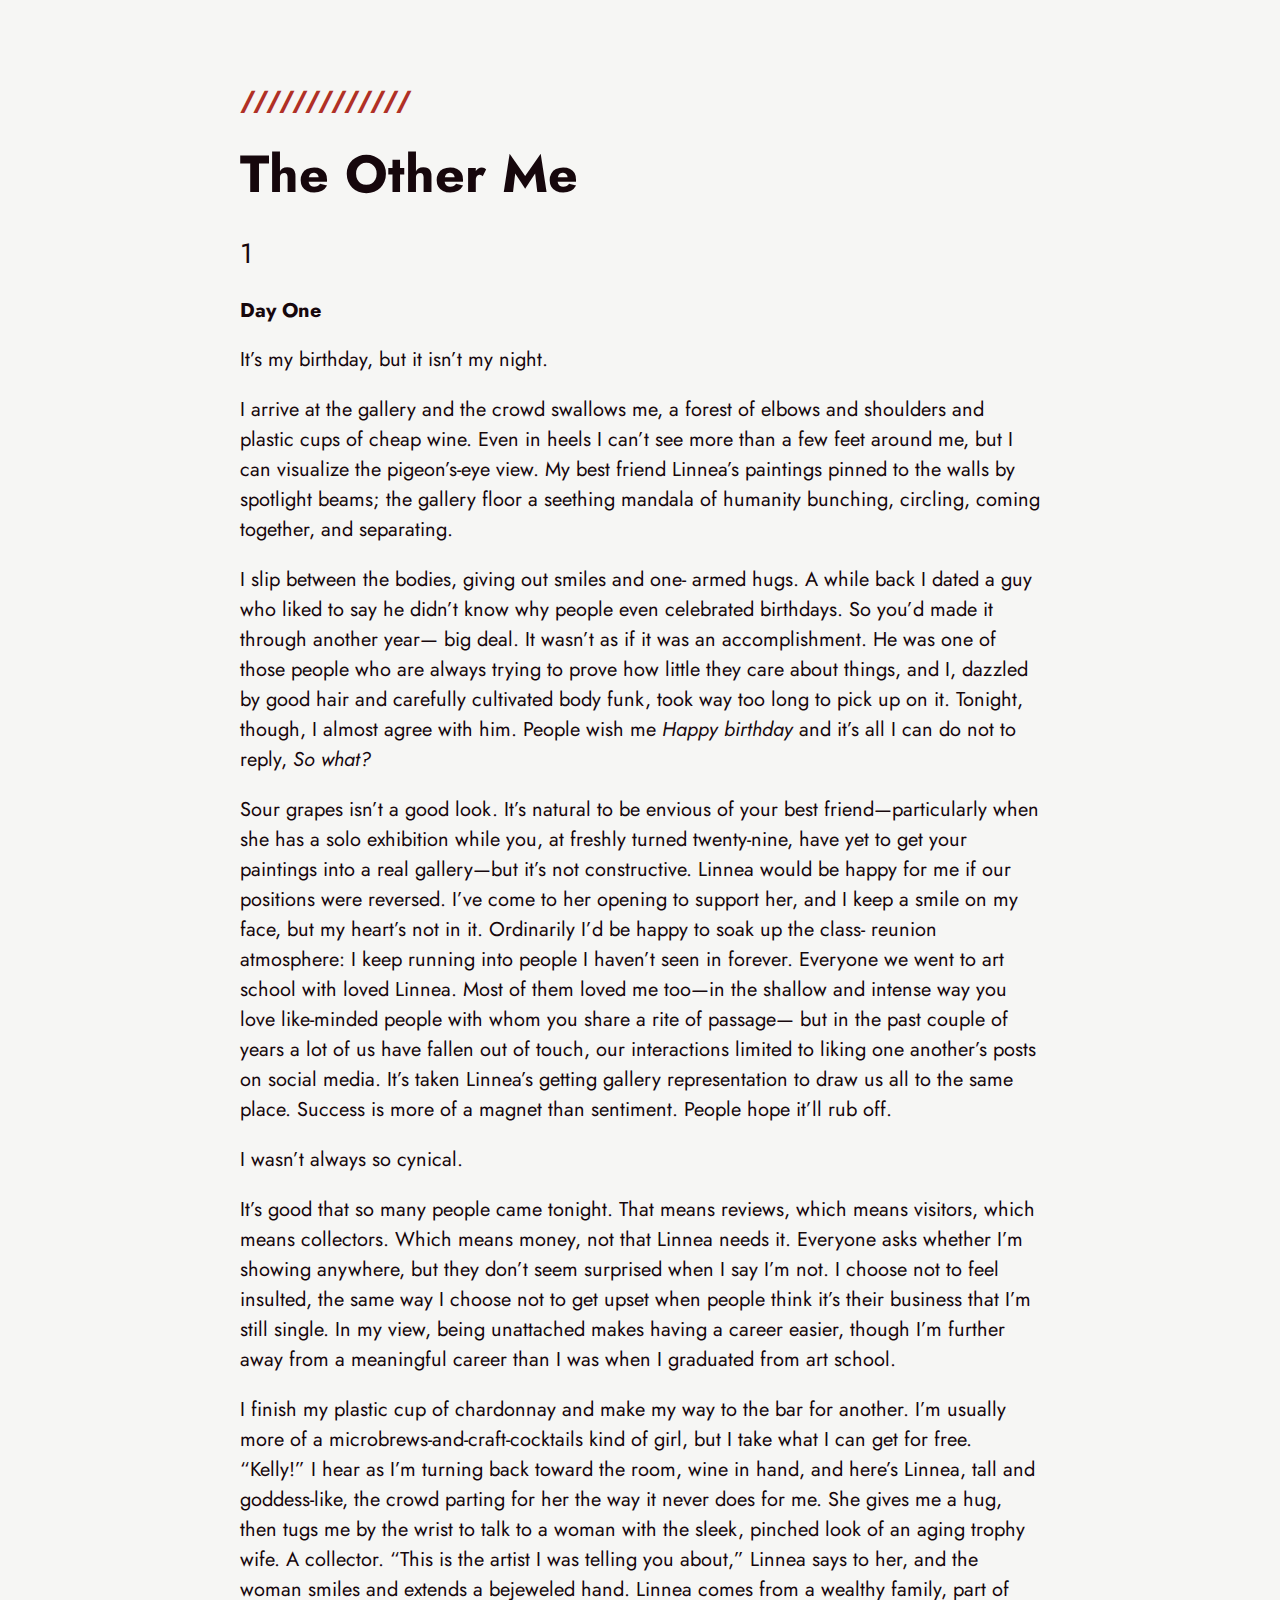
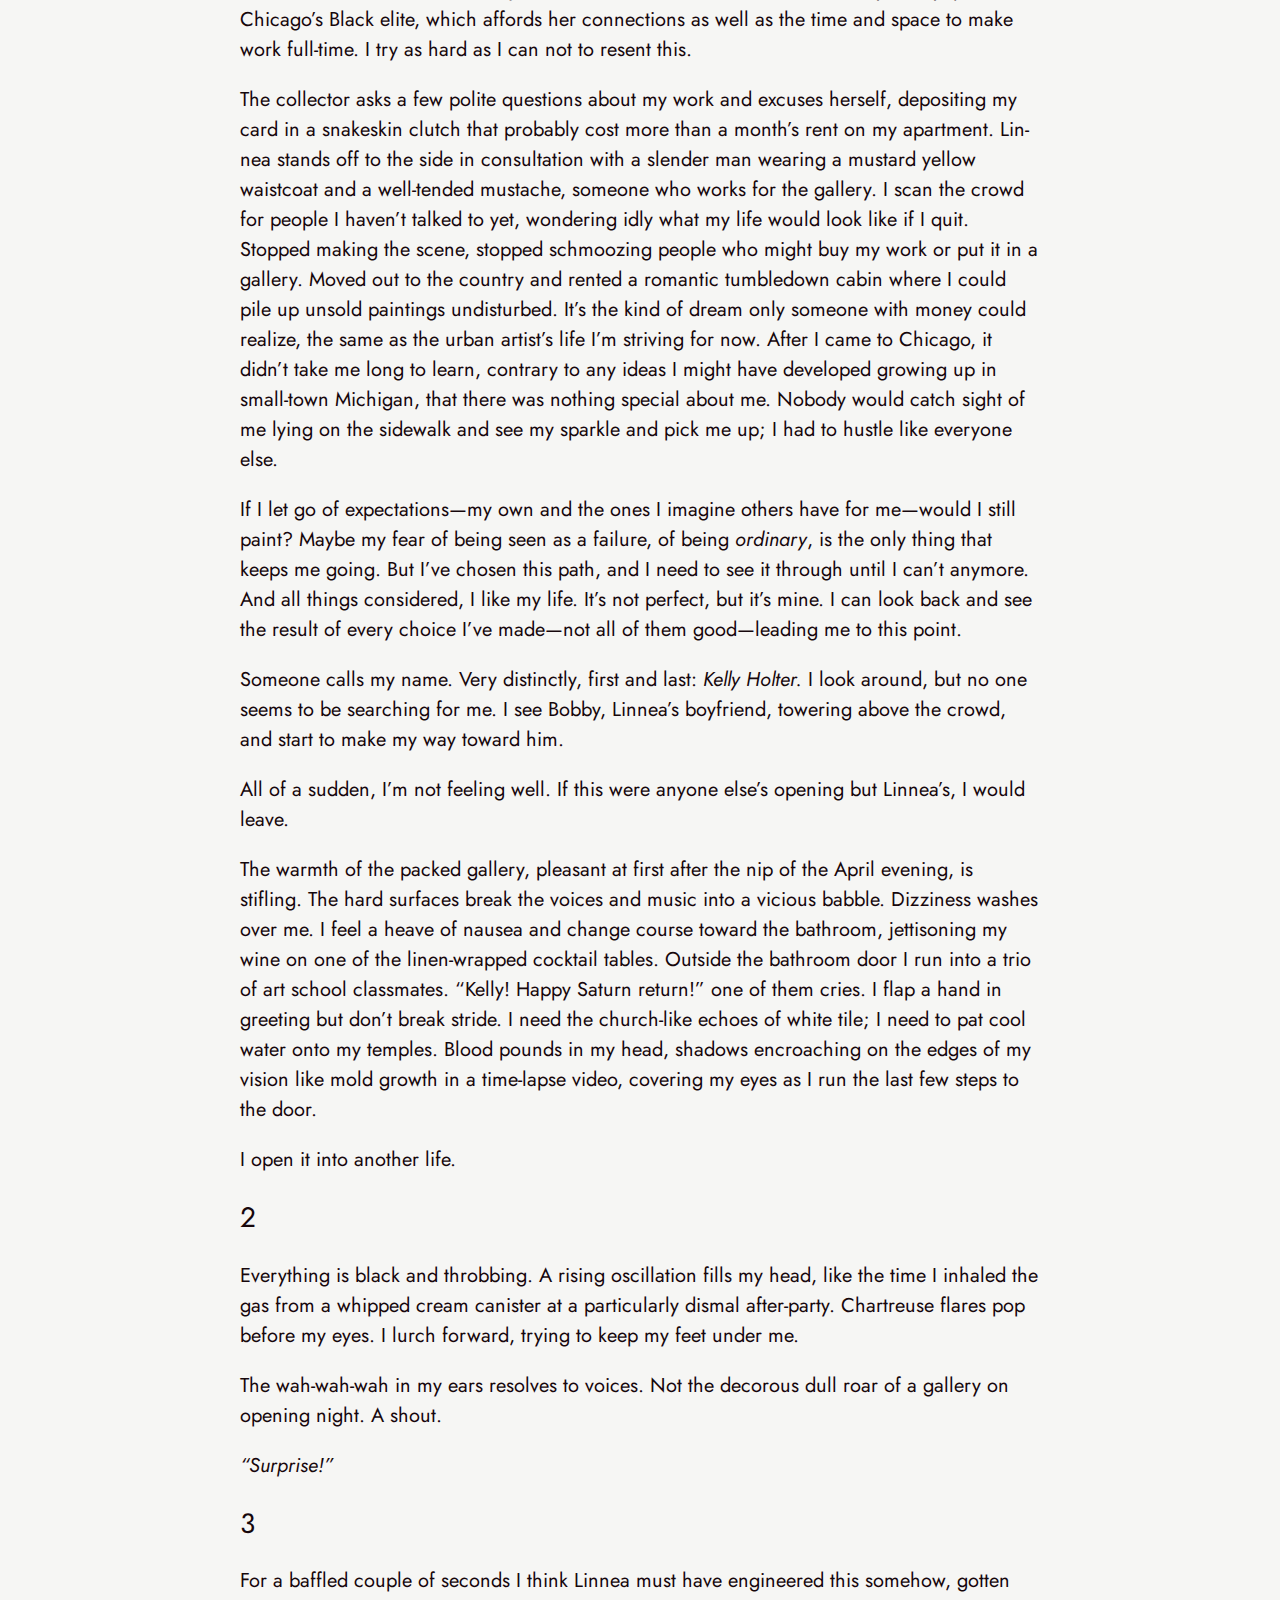
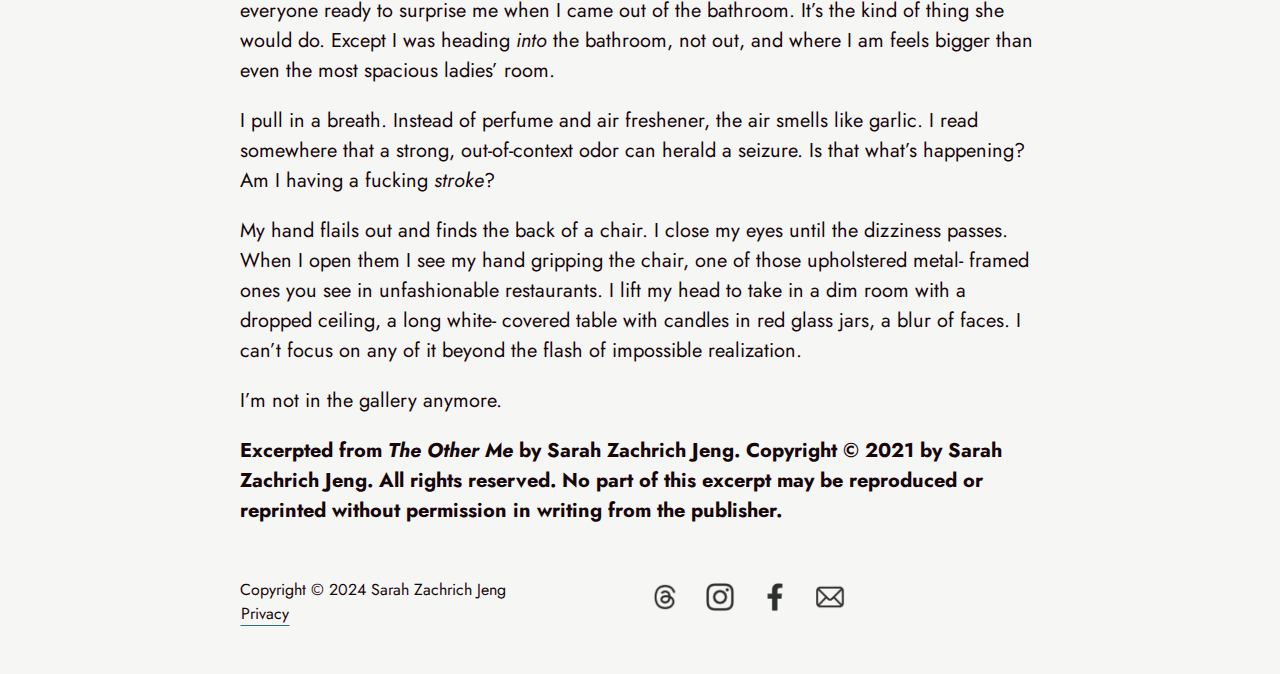
<file: excerpt-tom.html>
<!doctype html>
<html lang="en-US">

<head>
	<!-- Global site tag (gtag.js) - Google Analytics -->
	<script async src="https://www.googletagmanager.com/gtag/js?id=G-H2VJRTYZHK"></script>
	<script>
	  window.dataLayer = window.dataLayer || [];
	  function gtag(){dataLayer.push(arguments);}
	  gtag('js', new Date());

	  gtag('config', 'G-H2VJRTYZHK');
	</script>
	<meta http-equiv="Content-Type" content="text/html; charset=utf-8" />
	<meta http-equiv='cache-control' content='no-cache'>
	<meta http-equiv='expires' content='0'>
	<meta http-equiv='pragma' content='no-cache'>
	<title>THE OTHER ME by Sarah Zachrich Jeng</title>
	<meta name="description" content="Excerpt from THE OTHER ME (&copy; 2021 Sarah Zachrich Jeng)">
	<meta name="viewport" content="width=device-width, initial-scale=1">
	<meta name="twitter:card" content="summary" />
	<meta name="twitter:site" content="@sarahzj" /> 
	<meta name="twitter:title" content="Sarah Zachrich Jeng, Author" /> 
	<meta name="twitter:description" content="Sarah Zachrich Jeng writes speculative suspense." /> 
	<meta name="twitter:image" content="http://sarahzj.com/img/sarah-zachrich-jeng.jpg" />
	<link rel="apple-touch-icon" sizes="180x180" href="/apple-touch-icon.png">
	<link rel="icon" type="image/png" sizes="32x32" href="/favicon-32x32.png">
	<link rel="icon" type="image/png" sizes="16x16" href="/favicon-16x16.png">
	<link rel="manifest" href="/site.webmanifest">
	<meta name="msapplication-TileColor" content="#DF2D21">
	<meta name="theme-color" content="#ffffff">	
	<link rel="stylesheet" href="css/normalize.css">
	<link rel="stylesheet" href="css/main.css">
	<link rel="preconnect" href="https://fonts.googleapis.com">
<link rel="preconnect" href="https://fonts.gstatic.com" crossorigin>
<link href="https://fonts.googleapis.com/css2?family=Jost:ital,wght@0,300;0,400;0,700;1,300;1,400;1,700&display=swap" rel="stylesheet">
	<script src="js/scripts.js"></script>
</head>

<body class="excerpt">
	<main id="main-content">
	<article id="excerpt">
		<h1>The Other Me</h1>
			<h2>1</h2>
			<h3>Day One</h3>
			<p>It’s my birthday, but it isn’t my night.</p>
			<p>I arrive at the gallery and the crowd swallows me, a forest of elbows and shoulders and plastic cups of cheap wine. Even in heels I can’t see more than a few feet around me, but I can visualize the pigeon’s‑eye view. My best friend Linnea’s paintings pinned to the walls by spotlight beams; the gallery floor a seething mandala of humanity bunching, circling, coming together, and separating.</p>
			<p>I slip between the bodies, giving out smiles and one- armed hugs. A while back I dated a guy who liked to say he didn’t know why people even celebrated birthdays. So you’d made it through another year— big deal. It wasn’t as if it was an accomplishment. He was one of those people who are always trying to prove how little they care about things, and I, dazzled by good hair and carefully cultivated body funk, took way too long to pick up on it. Tonight, though, I almost agree with him. People wish me <em>Happy birthday</em> and it’s all I can do not to reply, <em>So what?</em></p>
			<p>Sour grapes isn’t a good look. It’s natural to be envious of your best friend—particularly when she has a solo exhibition while you, at freshly turned twenty-nine, have yet to get your paintings into a real gallery—but it’s not constructive. Linnea would be happy for me if our positions were reversed. I’ve come to her opening to support her, and I keep a smile on my face, but my heart’s not in it. Ordinarily I’d be happy to soak up the class- reunion atmosphere: I keep running into people I haven’t seen in forever. Everyone we went to art school with loved Linnea. Most of them loved me too—in the shallow and intense way you love like-minded people with whom you share a rite of passage— but in the past couple of years a lot of us have fallen out of touch, our interactions limited to liking one another’s posts on social media. It’s taken Linnea’s getting gallery representation to draw us all to the same place. Success is more of a magnet than senti­ment. People hope it’ll rub off.</p>
			<p>I wasn’t always so cynical.</p>
			<p>It’s good that so many people came tonight. That means re­views, which means visitors, which means collectors. Which means money, not that Linnea needs it. Everyone asks whether I’m showing anywhere, but they don’t seem surprised when I say I’m not. I choose not to feel insulted, the same way I choose not to get upset when people think it’s their business that I’m still single. In my view, being unattached makes having a career easier, though I’m further away from a meaningful career than I was when I graduated from art school.</p>
			<p>I finish my plastic cup of chardonnay and make my way to the bar for another. I’m usually more of a microbrews-and-craft-cocktails kind of girl, but I take what I can get for free. “Kelly!” I hear as I’m turning back toward the room, wine in hand, and here’s Linnea, tall and goddess-like, the crowd parting for her the way it never does for me. She gives me a hug, then tugs me by the wrist to talk to a woman with the sleek, pinched look of an aging trophy wife. A collector. “This is the artist I was telling you about,” Linnea says to her, and the woman smiles and ex­tends a bejeweled hand. Linnea comes from a wealthy family, part of Chicago’s Black elite, which affords her connections as well as the time and space to make work full-time. I try as hard as I can not to resent this.</p>
			<p>The collector asks a few polite questions about my work and excuses herself, depositing my card in a snakeskin clutch that probably cost more than a month’s rent on my apartment. Lin­nea stands off to the side in consultation with a slender man wearing a mustard yellow waistcoat and a well-tended mustache, someone who works for the gallery. I scan the crowd for people I haven’t talked to yet, wondering idly what my life would look like if I quit. Stopped making the scene, stopped schmoozing people who might buy my work or put it in a gallery. Moved out to the country and rented a romantic tumbledown cabin where I could pile up unsold paintings undisturbed. It’s the kind of dream only someone with money could realize, the same as the urban artist’s life I’m striving for now. After I came to Chicago, it didn’t take me long to learn, contrary to any ideas I might have developed growing up in small-town Michigan, that there was nothing special about me. Nobody would catch sight of me lying on the sidewalk and see my sparkle and pick me up; I had to hustle like everyone else.</p>
			<p>If I let go of expectations—my own and the ones I imagine others have for me—would I still paint? Maybe my fear of being seen as a failure, of being <em>ordinary</em>, is the only thing that keeps me going. But I’ve chosen this path, and I need to see it through until I can’t anymore. And all things considered, I like my life. It’s not perfect, but it’s mine. I can look back and see the result of every choice I’ve made—not all of them good—leading me to this point.</p>
			<p>Someone calls my name. Very distinctly, first and last: <em>Kelly Holter.</em> I look around, but no one seems to be searching for me. I see Bobby, Linnea’s boyfriend, towering above the crowd, and start to make my way toward him.</p>
			<p>All of a sudden, I’m not feeling well. If this were anyone else’s opening but Linnea’s, I would leave.</p>
			<p>The warmth of the packed gallery, pleasant at first after the nip of the April evening, is stifling. The hard surfaces break the voices and music into a vicious babble. Dizziness washes over me. I feel a heave of nausea and change course toward the bath­room, jettisoning my wine on one of the linen-wrapped cocktail tables. Outside the bathroom door I run into a trio of art school classmates. “Kelly! Happy Saturn return!” one of them cries. I flap a hand in greeting but don’t break stride. I need the church-like echoes of white tile; I need to pat cool water onto my tem­ples. Blood pounds in my head, shadows encroaching on the edges of my vision like mold growth in a time-lapse video, cover­ing my eyes as I run the last few steps to the door.</p>
			<p>I open it into another life.</p>
			<h2>2</h2>
			<p>Everything is black and throbbing. A rising oscillation fills my head, like the time I inhaled the gas from a whipped cream canister at a particularly dismal after-party. Chartreuse flares pop before my eyes. I lurch forward, trying to keep my feet under me.</p>
			<p>The wah-wah-wah in my ears resolves to voices. Not the decorous dull roar of a gallery on opening night. A shout.</p>
			<p><em>“Surprise!”</em></p>
			<h2>3</h2>
			<p>For a baffled couple of seconds I think Linnea must have engineered this somehow, gotten everyone ready to surprise me when I came out of the bathroom. It’s the kind of thing she would do. Except I was heading <em>into</em> the bathroom, not out, and where I am feels bigger than even the most spacious ladies’ room.</p>
			<p>I pull in a breath. Instead of perfume and air freshener, the air smells like garlic. I read somewhere that a strong, out‑of‑context odor can herald a seizure. Is that what’s happening? Am I having a fucking <em>stroke</em>?</p>
			<p>My hand flails out and finds the back of a chair. I close my eyes until the dizziness passes. When I open them I see my hand gripping the chair, one of those upholstered metal- framed ones you see in unfashionable restaurants. I lift my head to take in a dim room with a dropped ceiling, a long white- covered table with candles in red glass jars, a blur of faces. I can’t focus on any of it beyond the flash of impossible realization.</p>
			<p>I’m not in the gallery anymore.</p>

			<p><strong>Excerpted from <em>The Other Me</em> by Sarah Zachrich Jeng. Copyright © 2021 by Sarah Zachrich Jeng. All rights reserved. No part of this excerpt may be reproduced or reprinted without permission in writing from the publisher.</strong></p>
		</article>
		<footer>
			<p>Copyright &copy; 2024 Sarah Zachrich Jeng<br />
			<a href="https://www.termsfeed.com/live/14ae3c02-0948-4710-94d4-80889ad4b90e" target="_blank">Privacy</a></p>
			<div class="social-links">
				<a href="https://www.threads.net/@sarah_ezj" target="_blank"><img src="img/icon-threads.png" class="social-icon" alt="Threads" /></a>
				<a href="https://www.instagram.com/sarah_ezj/" target="_blank"><img src="img/icon-instagram.png" class="social-icon" alt="Instagram" /></a>
				<a href="https://www.facebook.com/SarahZachrichJengAuthor" target="_blank"><img src="img/icon-fb.png" class="social-icon" alt="Facebook" /></a>
				<a href="mailto:contact@sarahzj.com" target="_blank"><img src="img/icon-email.png" class="social-icon" alt="Email" /></a>
			</div>
		</footer>
	</main>
</body>
</html>
</file>
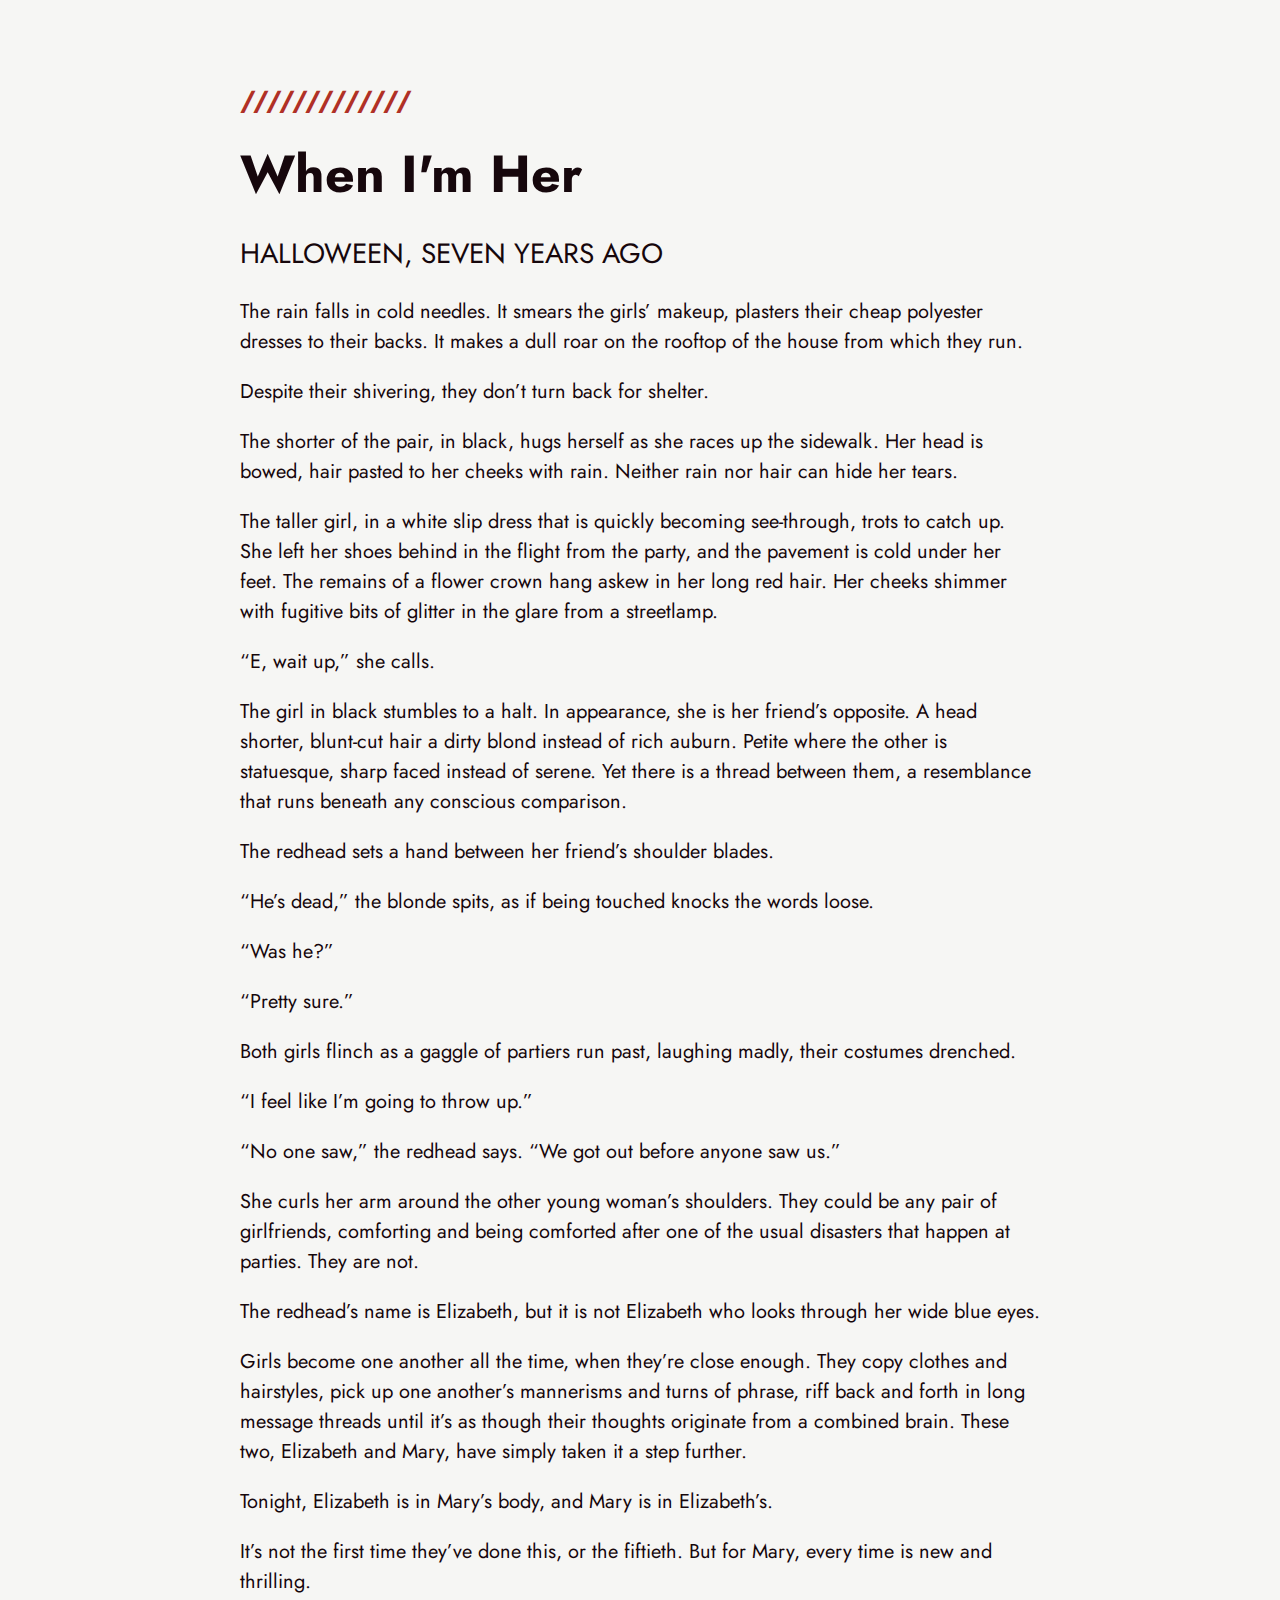
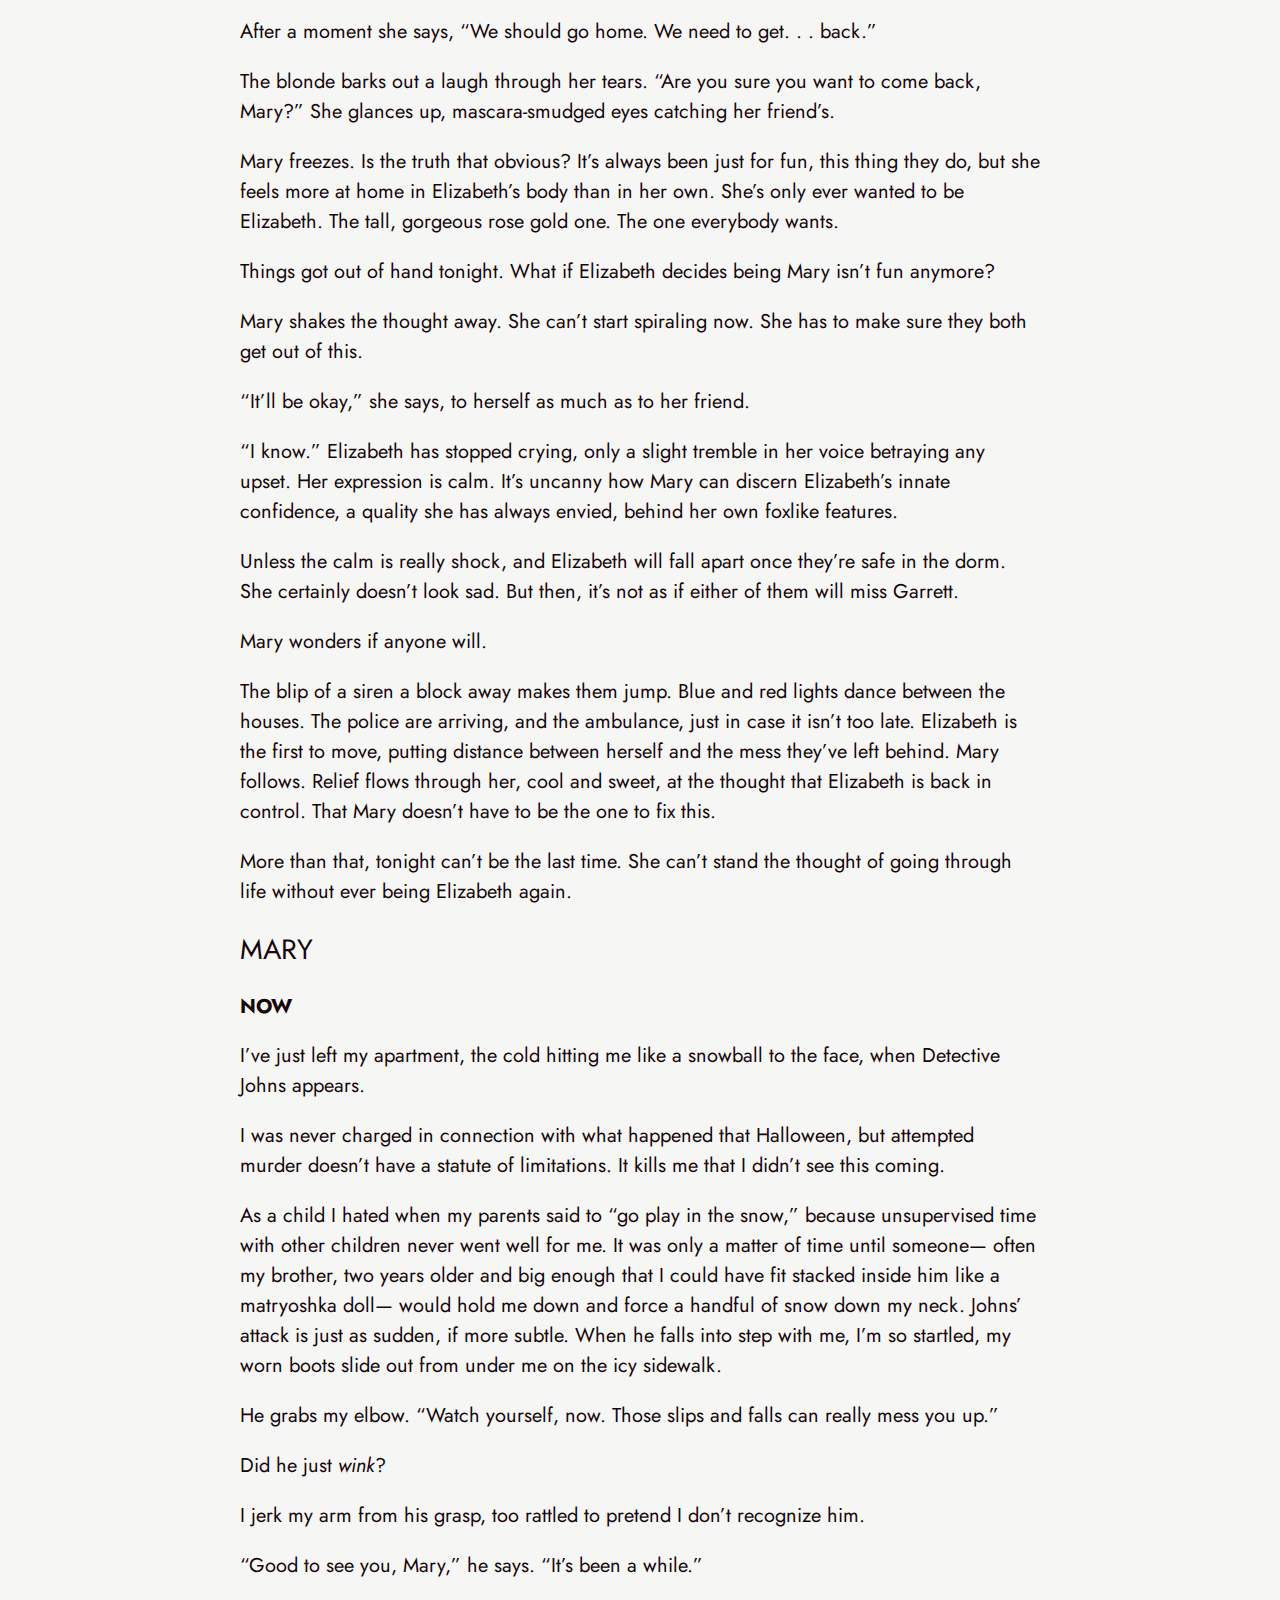
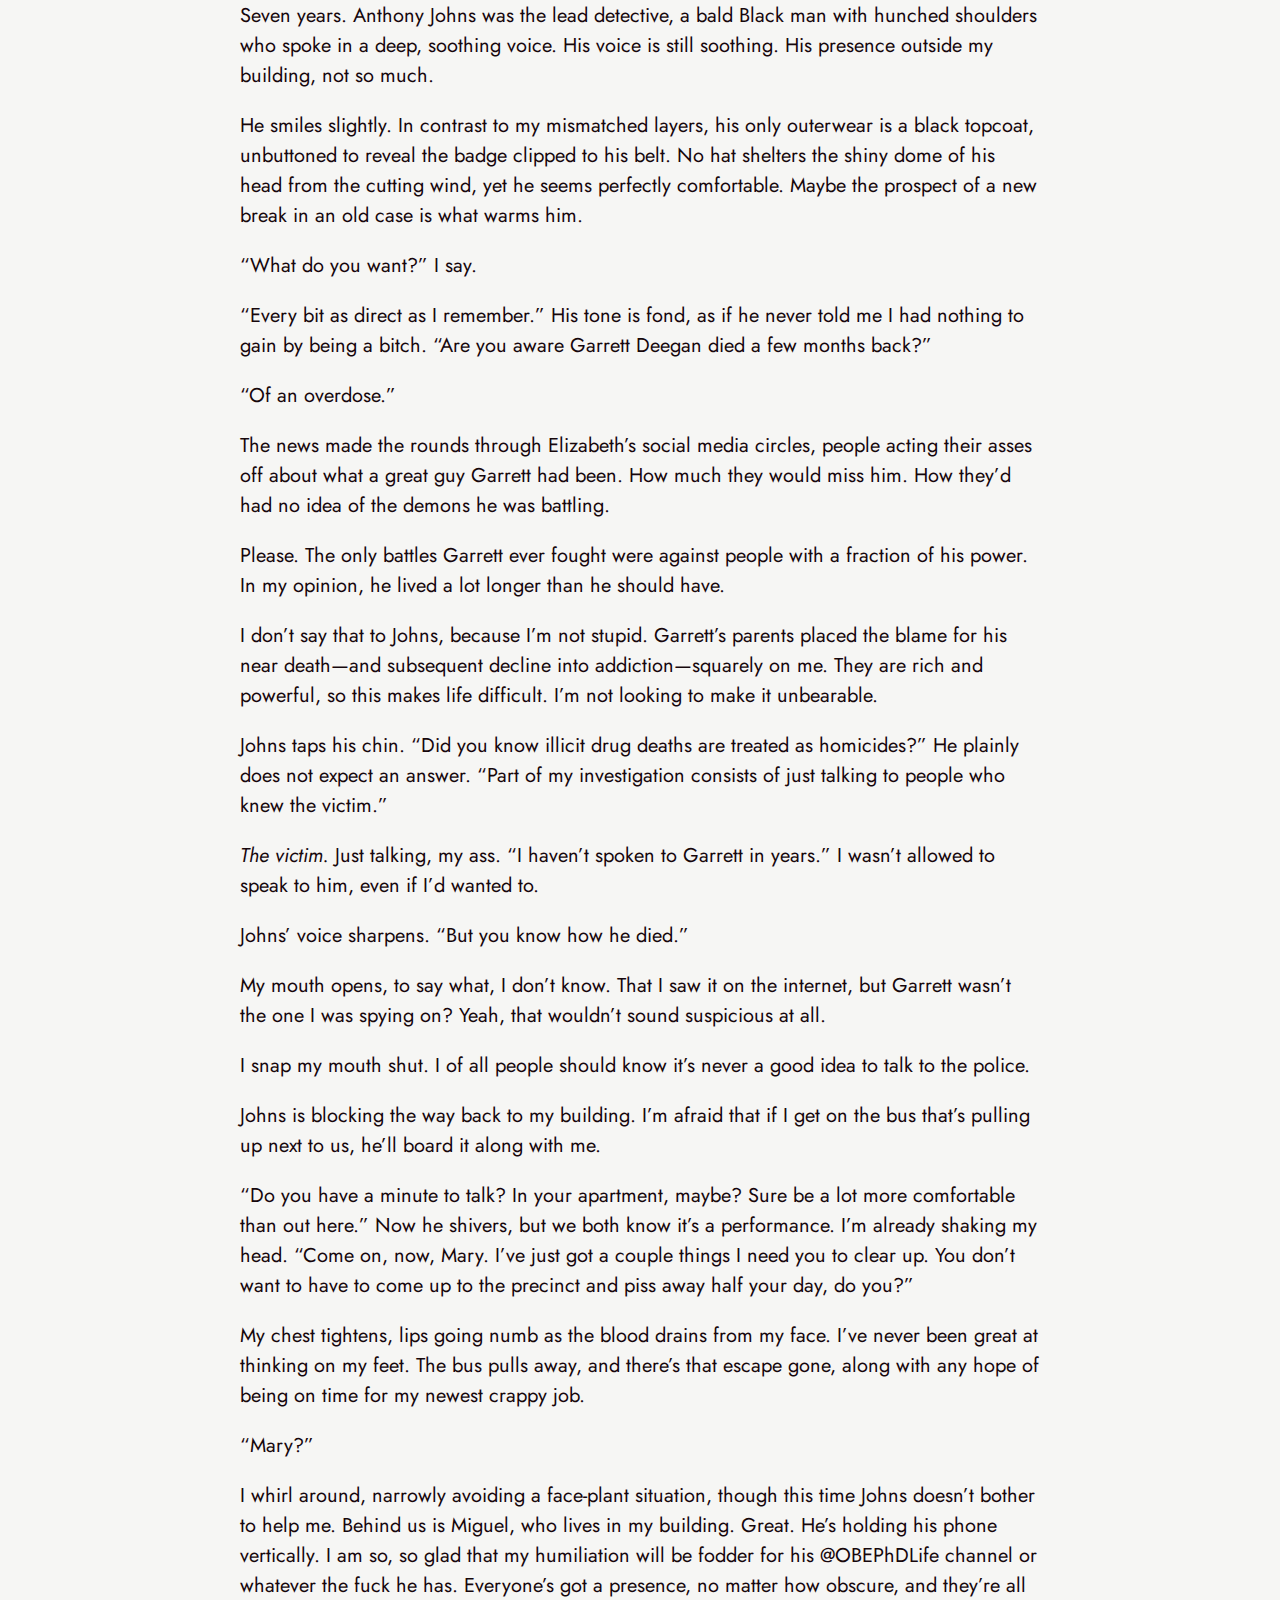
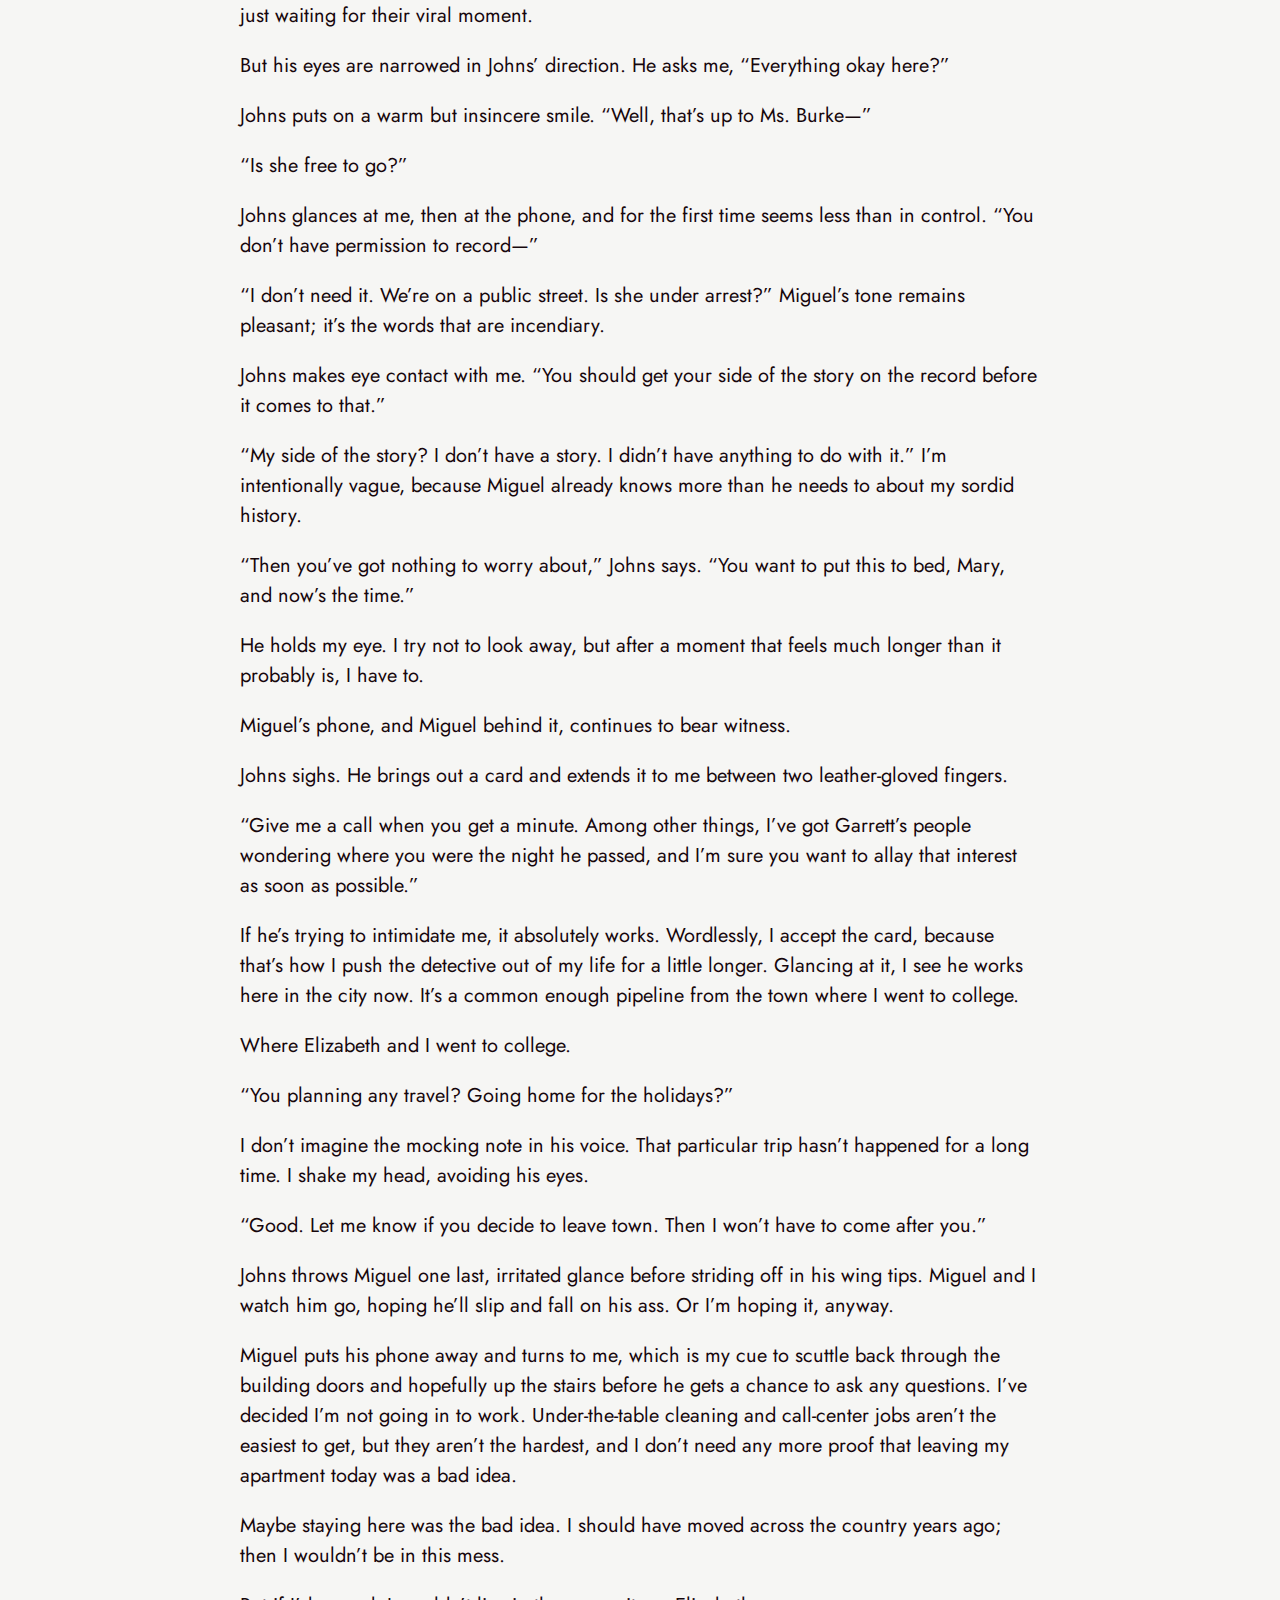
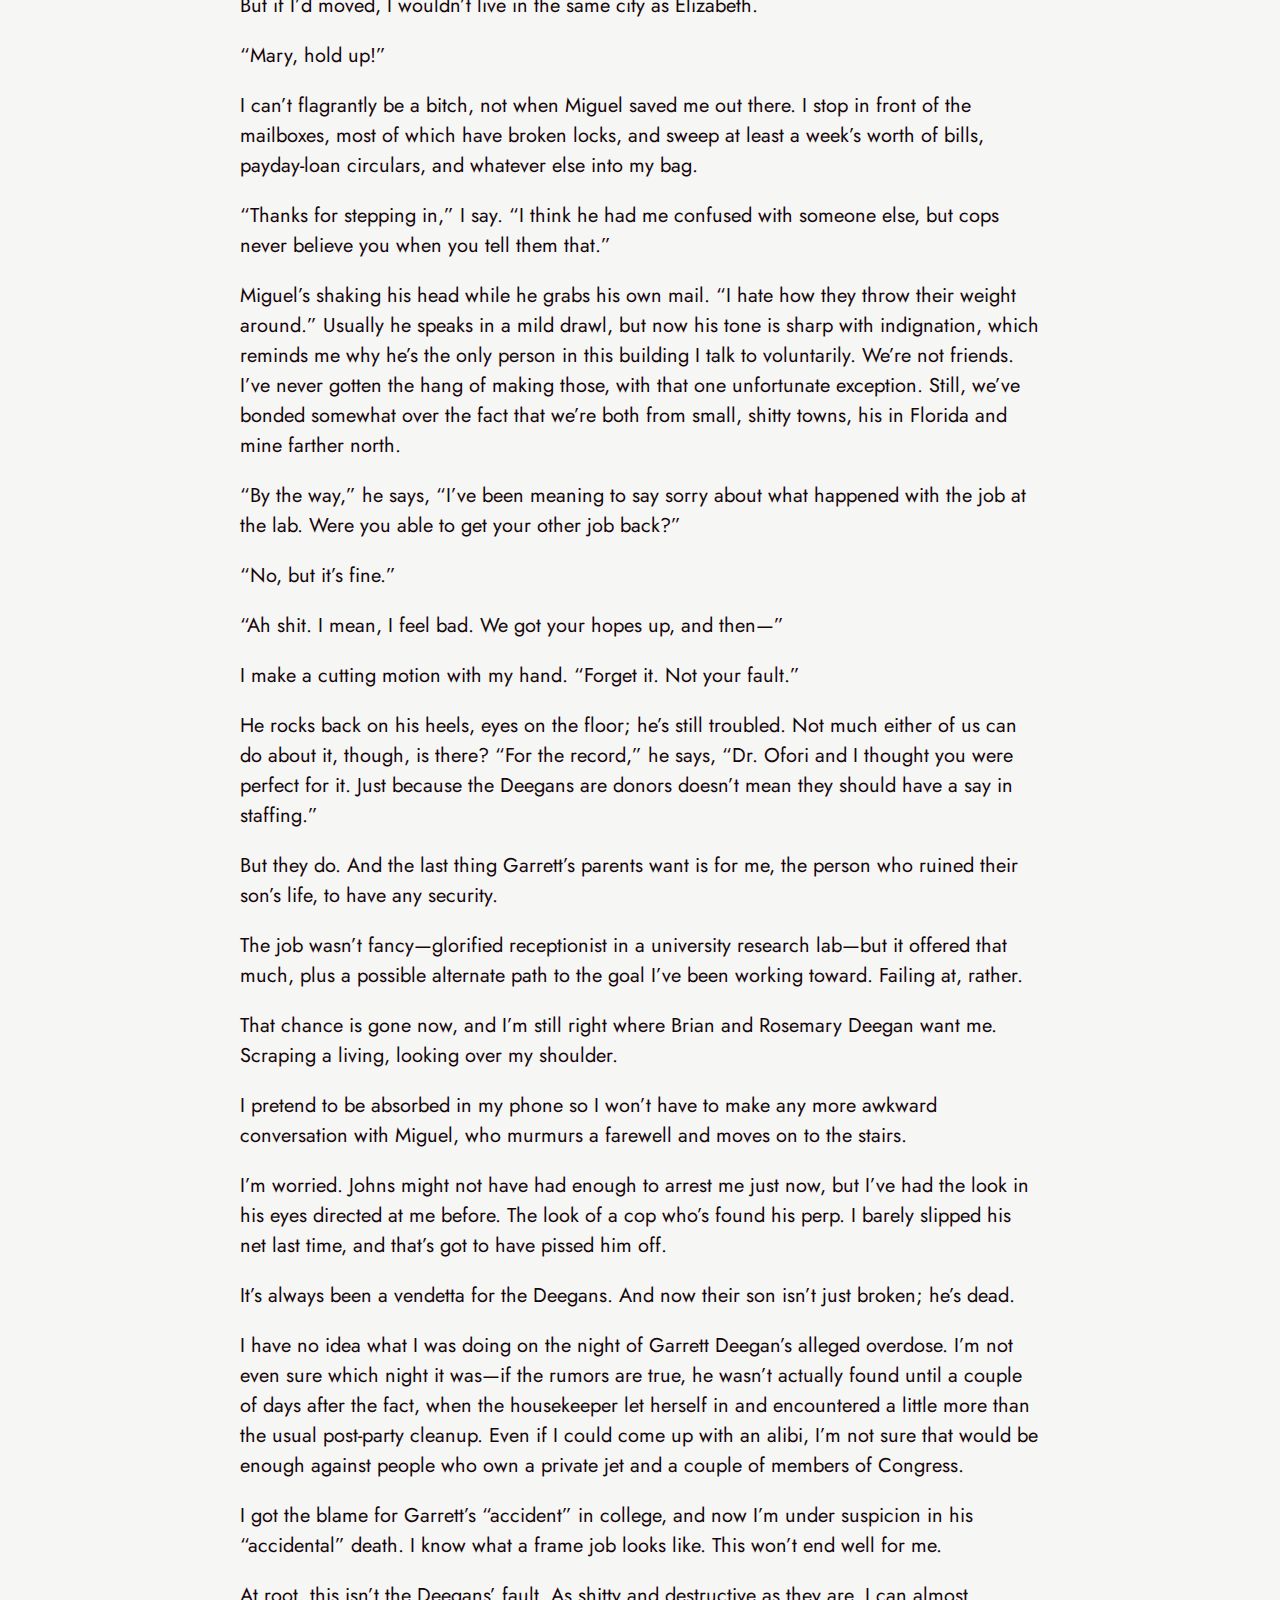
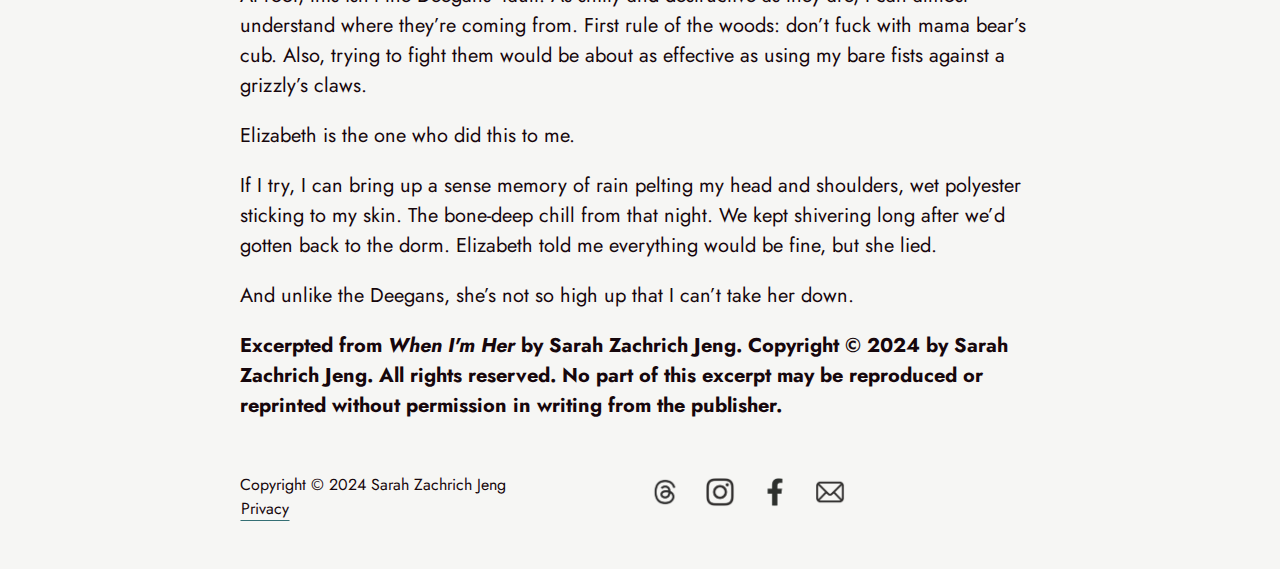
<file: excerpt-wih.html>
<!doctype html>
<html lang="en-US">

<head>
	<!-- Global site tag (gtag.js) - Google Analytics -->
	<script async src="https://www.googletagmanager.com/gtag/js?id=G-H2VJRTYZHK"></script>
	<script>
	  window.dataLayer = window.dataLayer || [];
	  function gtag(){dataLayer.push(arguments);}
	  gtag('js', new Date());

	  gtag('config', 'G-H2VJRTYZHK');
	</script>
	<meta http-equiv="Content-Type" content="text/html; charset=utf-8" />
	<meta http-equiv='cache-control' content='no-cache'>
	<meta http-equiv='expires' content='0'>
	<meta http-equiv='pragma' content='no-cache'>
	<title>WHEN I'M HER by Sarah Zachrich Jeng</title>
	<meta name="description" content="Excerpt from WHEN I'M HER (&copy; 2024 Sarah Zachrich Jeng)">
	<meta name="viewport" content="width=device-width, initial-scale=1">
	<meta name="twitter:card" content="summary" />
	<meta name="twitter:site" content="@sarahzj" /> 
	<meta name="twitter:title" content="Sarah Zachrich Jeng, Author" /> 
	<meta name="twitter:description" content="Sarah Zachrich Jeng writes speculative suspense." /> 
	<meta name="twitter:image" content="http://sarahzj.com/img/sarah-zachrich-jeng.jpg" />
	<link rel="apple-touch-icon" sizes="180x180" href="/apple-touch-icon.png">
	<link rel="icon" type="image/png" sizes="32x32" href="/favicon-32x32.png">
	<link rel="icon" type="image/png" sizes="16x16" href="/favicon-16x16.png">
	<link rel="manifest" href="/site.webmanifest">
	<meta name="msapplication-TileColor" content="#DF2D21">
	<meta name="theme-color" content="#ffffff">	
	<link rel="stylesheet" href="css/normalize.css">
	<link rel="stylesheet" href="css/main.css">
	<link rel="preconnect" href="https://fonts.googleapis.com">
<link rel="preconnect" href="https://fonts.gstatic.com" crossorigin>
<link href="https://fonts.googleapis.com/css2?family=Jost:ital,wght@0,300;0,400;0,700;1,300;1,400;1,700&display=swap" rel="stylesheet">
	<script src="js/scripts.js"></script>
</head>

<body class="excerpt">
	<main id="main-content">
	<article id="excerpt">
		<h1>When I'm Her</h1>
			<h2>HALLOWEEN, SEVEN YEARS AGO</h2>
			<p>The rain falls in cold needles. It smears the girls’ makeup, plasters their cheap polyester dresses to their backs. It makes a dull roar on the rooftop of the house from which they run.</p>
			<p>Despite their shivering, they don’t turn back for shelter.</p>
			<p>The shorter of the pair, in black, hugs herself as she races up the sidewalk. Her head is bowed, hair pasted to her cheeks with rain. Neither rain nor hair can hide her tears.</p>
			<p>The taller girl, in a white slip dress that is quickly becoming see-through, trots to catch up. She left her shoes behind in the flight from the party, and the pavement is cold under her feet. The remains of a flower crown hang askew in her long red hair. Her cheeks shimmer with fugitive bits of glitter in the glare from a streetlamp.</p>
			<p>“E, wait up,” she calls.</p>
			<p>The girl in black stumbles to a halt. In appearance, she is her friend’s opposite. A head shorter, blunt-cut hair a dirty blond instead of rich auburn. Petite where the other is statuesque, sharp faced instead of serene. Yet there is a thread between them, a resemblance that runs beneath any conscious comparison.</p>
			<p>The redhead sets a hand between her friend’s shoulder blades.</p>
			<p>“He’s dead,” the blonde spits, as if being touched knocks the words loose.</p>
			<p>“Was he?”</p>
			<p>“Pretty sure.”</p>
			<p>Both girls flinch as a gaggle of partiers run past, laughing madly, their costumes drenched.</p>
			<p>“I feel like I’m going to throw up.”</p>
			<p>“No one saw,” the redhead says. “We got out before anyone saw us.”</p>
			<p>She curls her arm around the other young woman’s shoulders. They could be any pair of girlfriends, comforting and being comforted after one of the usual disasters that happen at parties. They are not.</p>
			<p>The redhead’s name is Elizabeth, but it is not Elizabeth who looks through her wide blue eyes.</p>
			<p>Girls become one another all the time, when they’re close enough. They copy clothes and hairstyles, pick up one another’s mannerisms and turns of phrase, riff back and forth in long message threads until it’s as though their thoughts originate from a combined brain. These two, Elizabeth and Mary, have simply taken it a step further.</p>
			<p>Tonight, Elizabeth is in Mary’s body, and Mary is in Elizabeth’s.</p>
			<p>It’s not the first time they’ve done this, or the fiftieth. But for Mary, every time is new and thrilling.</p>
			<p>After a moment she says, “We should go home. We need to get. . . back.”</p>
			<p>The blonde barks out a laugh through her tears. “Are you sure you want to come back, Mary?” She glances up, mascara-smudged eyes catching her friend’s.</p>
			<p>Mary freezes. Is the truth that obvious? It’s always been just for fun, this thing they do, but she feels more at home in Elizabeth’s body than in her own. She’s only ever wanted to be Elizabeth. The tall, gorgeous rose gold one. The one everybody wants.</p>
			<p>Things got out of hand tonight. What if Elizabeth decides being Mary isn’t fun anymore?</p>
			<p>Mary shakes the thought away. She can’t start spiraling now. She has to make sure they both get out of this.</p>
			<p>“It’ll be okay,” she says, to herself as much as to her friend.</p>
			<p>“I know.” Elizabeth has stopped crying, only a slight tremble in her voice betraying any upset. Her expression is calm. It’s uncanny how Mary can discern Elizabeth’s innate confidence, a quality she has always envied, behind her own foxlike features.</p>
			<p>Unless the calm is really shock, and Elizabeth will fall apart once they’re safe in the dorm. She certainly doesn’t look sad. But then, it’s not as if either of them will miss Garrett.</p>
			<p>Mary wonders if anyone will.</p>
			<p>The blip of a siren a block away makes them jump. Blue and red lights dance between the houses. The police are arriving, and the ambulance, just in case it isn’t too late. Elizabeth is the first to move, putting distance between herself and the mess they’ve left behind. Mary follows. Relief flows through her, cool and sweet, at the thought that Elizabeth is back in control. That Mary doesn’t have to be the one to fix this.</p>
			<p>More than that, tonight can’t be the last time. She can’t stand the thought of going through life without ever being Elizabeth again.</p>
		
			<h2>MARY</h2>
			<h3>NOW</h3>
			<p>I’ve just left my apartment, the cold hitting me like a snowball to the face, when Detective Johns appears.</p>
			<p>I was never charged in connection with what happened that Halloween, but attempted murder doesn’t have a statute of limitations. It kills me that I didn’t see this coming.</p>
			<p>As a child I hated when my parents said to “go play in the snow,” because unsupervised time with other children never went well for me. It was only a matter of time until someone— often my brother, two years older and big enough that I could have fit stacked inside him like a matryoshka doll— would hold me down and force a handful of snow down my neck. Johns’ attack is just as sudden, if more subtle. When he falls into step with me, I’m so startled, my worn boots slide out from under me on the icy sidewalk.</p>
			<p>He grabs my elbow. “Watch yourself, now. Those slips and falls can really mess you up.”</p>
			<p>Did he just <em>wink</em>?</p>
			<p>I jerk my arm from his grasp, too rattled to pretend I don’t recognize him.</p>
			<p>“Good to see you, Mary,” he says. “It’s been a while.”</p>
			<p>Seven years. Anthony Johns was the lead detective, a bald Black man with hunched shoulders who spoke in a deep, soothing voice. His voice is still soothing. His presence outside my building, not so much.</p>
			<p>He smiles slightly. In contrast to my mismatched layers, his only outerwear is a black topcoat, unbuttoned to reveal the badge clipped to his belt. No hat shelters the shiny dome of his head from the cutting wind, yet he seems perfectly comfortable. Maybe the prospect of a new break in an old case is what warms him.</p>
			<p>“What do you want?” I say.</p>
			<p>“Every bit as direct as I remember.” His tone is fond, as if he never told me I had nothing to gain by being a bitch. “Are you aware Garrett Deegan died a few months back?”</p>
			<p>“Of an overdose.”</p>
			<p>The news made the rounds through Elizabeth’s social media circles, people acting their asses off about what a great guy Garrett had been. How much they would miss him. How they’d had no idea of the demons he was battling.</p>
			<p>Please. The only battles Garrett ever fought were against people with a fraction of his power. In my opinion, he lived a lot longer than he should have.</p>
			<p>I don’t say that to Johns, because I’m not stupid. Garrett’s parents placed the blame for his near death—and subsequent decline into addiction—squarely on me. They are rich and powerful, so this makes life difficult. I’m not looking to make it unbearable.</p>
			<p>Johns taps his chin. “Did you know illicit drug deaths are treated as homicides?” He plainly does not expect an answer. “Part of my investigation consists of just talking to people who knew the victim.”</p>
			<p><em>The victim.</em> Just talking, my ass. “I haven’t spoken to Garrett in years.” I wasn’t allowed to speak to him, even if I’d wanted to.</p>
			<p>Johns’ voice sharpens. “But you know how he died.”</p>
			<p>My mouth opens, to say what, I don’t know. That I saw it on the internet, but Garrett wasn’t the one I was spying on? Yeah, that wouldn’t sound suspicious at all.</p>
			<p>I snap my mouth shut. I of all people should know it’s never a good idea to talk to the police.</p>
			<p>Johns is blocking the way back to my building. I’m afraid that if I get on the bus that’s pulling up next to us, he’ll board it along with me.</p>
			<p>“Do you have a minute to talk? In your apartment, maybe? Sure be a lot more comfortable than out here.” Now he shivers, but we both know it’s a performance. I’m already shaking my head. “Come on, now, Mary. I’ve just got a couple things I need you to clear up. You don’t want to have to come up to the precinct and piss away half your day, do you?”</p>
			<p>My chest tightens, lips going numb as the blood drains from my face. I’ve never been great at thinking on my feet. The bus pulls away, and there’s that escape gone, along with any hope of being on time for my newest crappy job.</p>
			<p>“Mary?”</p>
			<p>I whirl around, narrowly avoiding a face-plant situation, though this time Johns doesn’t bother to help me. Behind us is Miguel, who lives in my building. Great. He’s holding his phone vertically. I am so, so glad that my humiliation will be fodder for his @OBEPhDLife channel or whatever the fuck he has. Everyone’s got a presence, no matter how obscure, and they’re all just waiting for their viral moment.</p>
			<p>But his eyes are narrowed in Johns’ direction. He asks me, “Everything okay here?”</p>
			<p>Johns puts on a warm but insincere smile. “Well, that’s up to Ms. Burke—”</p>
			<p>“Is she free to go?”</p>
			<p>Johns glances at me, then at the phone, and for the first time seems less than in control. “You don’t have permission to record—”</p>
			<p>“I don’t need it. We’re on a public street. Is she under arrest?” Miguel’s tone remains pleasant; it’s the words that are incendiary.</p>
			<p>Johns makes eye contact with me. “You should get your side of the story on the record before it comes to that.”</p>
			<p>“My side of the story? I don’t have a story. I didn’t have anything to do with it.” I’m intentionally vague, because Miguel already knows more than he needs to about my sordid history.</p>
			<p>“Then you’ve got nothing to worry about,” Johns says. “You want to put this to bed, Mary, and now’s the time.”</p>
			<p>He holds my eye. I try not to look away, but after a moment that feels much longer than it probably is, I have to.</p>
			<p>Miguel’s phone, and Miguel behind it, continues to bear witness.</p>
			<p>Johns sighs. He brings out a card and extends it to me between two leather-gloved fingers.</p>
			<p>“Give me a call when you get a minute. Among other things, I’ve got Garrett’s people wondering where you were the night he passed, and I’m sure you want to allay that interest as soon as possible.”</p>
			<p>If he’s trying to intimidate me, it absolutely works. Wordlessly, I accept the card, because that’s how I push the detective out of my life for a little longer. Glancing at it, I see he works here in the city now. It’s a common enough pipeline from the town where I went to college.</p>
			<p>Where Elizabeth and I went to college.</p>
			<p>“You planning any travel? Going home for the holidays?”</p>
			<p>I don’t imagine the mocking note in his voice. That particular trip hasn’t happened for a long time. I shake my head, avoiding his eyes.</p>
			<p>“Good. Let me know if you decide to leave town. Then I won’t have to come after you.”</p>
			<p>Johns throws Miguel one last, irritated glance before striding off in his wing tips. Miguel and I watch him go, hoping he’ll slip and fall on his ass. Or I’m hoping it, anyway.</p>
			<p>Miguel puts his phone away and turns to me, which is my cue to scuttle back through the building doors and hopefully up the stairs before he gets a chance to ask any questions. I’ve decided I’m not going in to work. Under-the-table cleaning and call-center jobs aren’t the easiest to get, but they aren’t the hardest, and I don’t need any more proof that leaving my apartment today was a bad idea.</p>
			<p>Maybe staying here was the bad idea. I should have moved across the country years ago; then I wouldn’t be in this mess.</p>
			<p>But if I’d moved, I wouldn’t live in the same city as Elizabeth.</p>
			<p>“Mary, hold up!”</p>
			<p>I can’t flagrantly be a bitch, not when Miguel saved me out there. I stop in front of the mailboxes, most of which have broken locks, and sweep at least a week’s worth of bills, payday-loan circulars, and whatever else into my bag.</p>
			<p>“Thanks for stepping in,” I say. “I think he had me confused with someone else, but cops never believe you when you tell them that.”</p>
			<p>Miguel’s shaking his head while he grabs his own mail. “I hate how they throw their weight around.” Usually he speaks in a mild drawl, but now his tone is sharp with indignation, which reminds me why he’s the only person in this building I talk to voluntarily. We’re not friends. I’ve never gotten the hang of making those, with that one unfortunate exception. Still, we’ve bonded somewhat over the fact that we’re both from small, shitty towns, his in Florida and mine farther north.</p>
			<p>“By the way,” he says, “I’ve been meaning to say sorry about what happened with the job at the lab. Were you able to get your other job back?”</p>
			<p>“No, but it’s fine.”</p>
			<p>“Ah shit. I mean, I feel bad. We got your hopes up, and then—”</p>
			<p>I make a cutting motion with my hand. “Forget it. Not your fault.”</p>
			<p>He rocks back on his heels, eyes on the floor; he’s still troubled. Not much either of us can do about it, though, is there? “For the record,” he says, “Dr. Ofori and I thought you were perfect for it. Just because the Deegans are donors doesn’t mean they should have a say in staffing.”</p>
			<p>But they do. And the last thing Garrett’s parents want is for me, the person who ruined their son’s life, to have any security.</p>
			<p>The job wasn’t fancy—glorified receptionist in a university research lab—but it offered that much, plus a possible alternate path to the goal I’ve been working toward. Failing at, rather.</p>
			<p>That chance is gone now, and I’m still right where Brian and Rosemary Deegan want me. Scraping a living, looking over my shoulder.</p>
			<p>I pretend to be absorbed in my phone so I won’t have to make any more awkward conversation with Miguel, who murmurs a farewell and moves on to the stairs.</p>
			<p>I’m worried. Johns might not have had enough to arrest me just now, but I’ve had the look in his eyes directed at me before. The look of a cop who’s found his perp. I barely slipped his net last time, and that’s got to have pissed him off.</p>
			<p>It’s always been a vendetta for the Deegans. And now their son isn’t just broken; he’s dead.</p>
			<p>I have no idea what I was doing on the night of Garrett Deegan’s alleged overdose. I’m not even sure which night it was—if the rumors are true, he wasn’t actually found until a couple of days after the fact, when the housekeeper let herself in and encountered a little more than the usual post-party cleanup. Even if I could come up with an alibi, I’m not sure that would be enough against people who own a private jet and a couple of members of Congress.</p>
			<p>I got the blame for Garrett’s “accident” in college, and now I’m under suspicion in his “accidental” death. I know what a frame job looks like. This won’t end well for me.</p>
			<p>At root, this isn’t the Deegans’ fault. As shitty and destructive as they are, I can almost understand where they’re coming from. First rule of the woods: don’t fuck with mama bear’s cub. Also, trying to fight them would be about as effective as using my bare fists against a grizzly’s claws.</p>
			<p>Elizabeth is the one who did this to me.</p>
			<p>If I try, I can bring up a sense memory of rain pelting my head and shoulders, wet polyester sticking to my skin. The bone-deep chill from that night. We kept shivering long after we’d gotten back to the dorm. Elizabeth told me everything would be fine, but she lied.</p>
			<p>And unlike the Deegans, she’s not so high up that I can’t take her down.</p>
			<p><strong>Excerpted from <em>When I'm Her</em> by Sarah Zachrich Jeng. Copyright © 2024 by Sarah Zachrich Jeng. All rights reserved. No part of this excerpt may be reproduced or reprinted without permission in writing from the publisher.</strong></p>
		</article>
		<footer>
			<p>Copyright &copy; 2024 Sarah Zachrich Jeng<br />
			<a href="https://www.termsfeed.com/live/14ae3c02-0948-4710-94d4-80889ad4b90e" target="_blank">Privacy</a></p>
			<div class="social-links">
				<a href="https://www.threads.net/@sarah_ezj" target="_blank"><img src="img/icon-threads.png" class="social-icon" alt="Threads" /></a>
				<a href="https://www.instagram.com/sarah_ezj/" target="_blank"><img src="img/icon-instagram.png" class="social-icon" alt="Instagram" /></a>
				<a href="https://www.facebook.com/SarahZachrichJengAuthor" target="_blank"><img src="img/icon-fb.png" class="social-icon" alt="Facebook" /></a>
				<a href="mailto:contact@sarahzj.com" target="_blank"><img src="img/icon-email.png" class="social-icon" alt="Email" /></a>
			</div>
		</footer>
	</main>
</body>
</html>
</file>
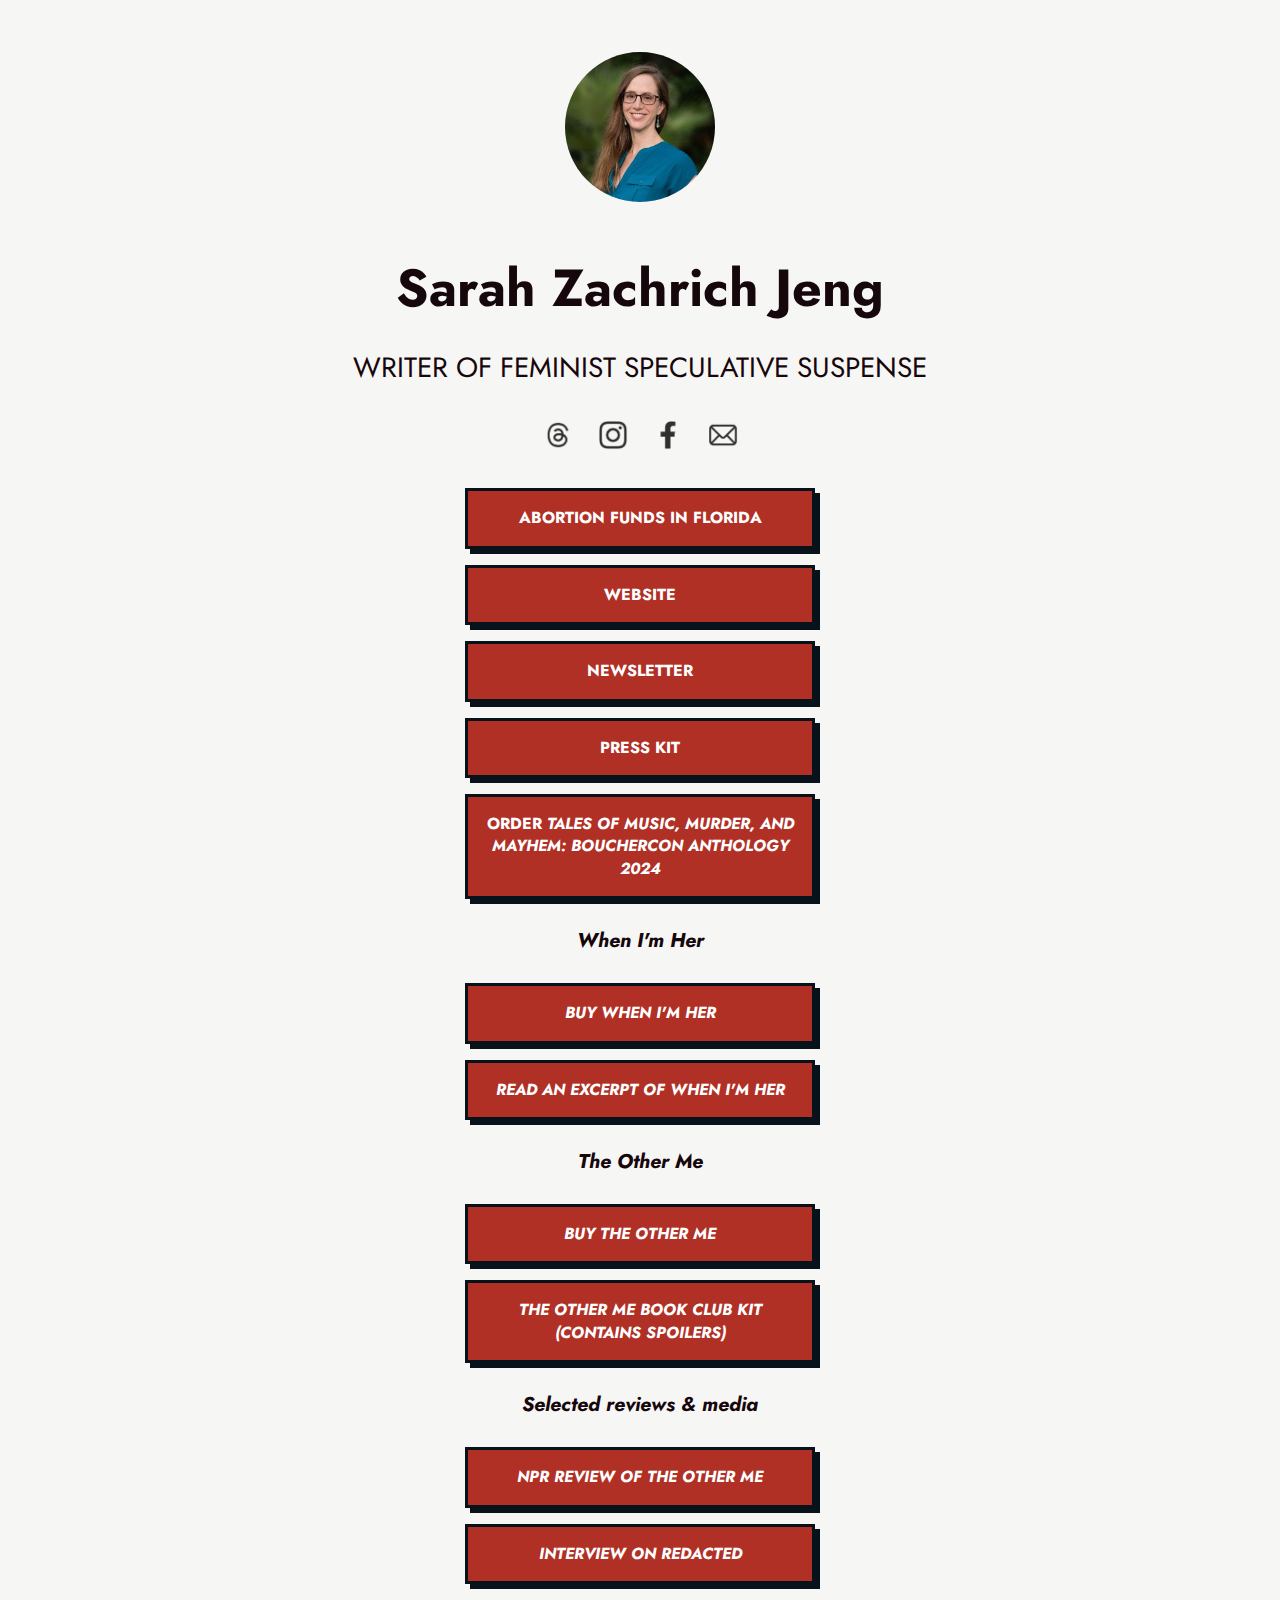
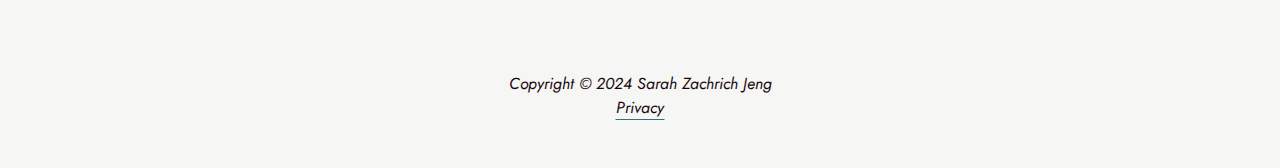
<file: links.html>
<!doctype html>
<html lang="en-US">

<head>
	<!-- Global site tag (gtag.js) - Google Analytics -->
	<script async src="https://www.googletagmanager.com/gtag/js?id=G-H2VJRTYZHK"></script>
	<script>
	  window.dataLayer = window.dataLayer || [];
	  function gtag(){dataLayer.push(arguments);}
	  gtag('js', new Date());

	  gtag('config', 'G-H2VJRTYZHK');
	</script>
	<meta http-equiv="Content-Type" content="text/html; charset=utf-8" />
	<meta http-equiv='cache-control' content='no-cache'>
	<meta http-equiv='expires' content='0'>
	<meta http-equiv='pragma' content='no-cache'>
	<title>Links - Sarah Zachrich Jeng, Author</title>
	<meta name="description" content="Links page for author Sarah Zachrich Jeng including newsletter signup, Goodreads, order books">
	<meta name="viewport" content="width=device-width, initial-scale=1">
	<meta name="twitter:card" content="summary" />
	<meta name="twitter:site" content="@sarahzj" /> 
	<meta name="twitter:title" content="Links - Sarah Zachrich Jeng, Author" /> 
	<meta name="twitter:description" content="Links for author Sarah Zachrich Jeng including newsletter signup, Goodreads, order books" /> 
	<meta name="twitter:image" content="http://sarahzj.com/img/sarah-zachrich-jeng.jpg" />
	<link rel="apple-touch-icon" sizes="180x180" href="/apple-touch-icon.png">
	<link rel="icon" type="image/png" sizes="32x32" href="/favicon-32x32.png">
	<link rel="icon" type="image/png" sizes="16x16" href="/favicon-16x16.png">
	<link rel="manifest" href="/site.webmanifest">
	<meta name="msapplication-TileColor" content="#DF2D21">
	<meta name="theme-color" content="#ffffff">	
	<link rel="stylesheet" href="css/normalize.css">
	<link rel="stylesheet" href="css/main.css">
	<link rel="preconnect" href="https://fonts.googleapis.com">
<link rel="preconnect" href="https://fonts.gstatic.com" crossorigin>
<link href="https://fonts.googleapis.com/css2?family=Jost:ital,wght@0,300;0,400;0,700;1,300;1,400;1,700&display=swap" rel="stylesheet">
	<script src="js/scripts.js"></script>
</head>

<body class="excerpt">
	<main id="main-content">
		<article id="links" style="text-align:center;">
			<section class="links-header">
				<img src="img/sarah-zachrich-jeng-web.jpg" class="content-img round" alt="Sarah Zachrich Jeng" />
				<h1>Sarah Zachrich Jeng</h1>
				<h2>Writer of feminist speculative suspense</h2>
				<div class="social-links">
					<a href="https://www.threads.net/@sarah_ezj" target="_blank"><img src="img/icon-threads.png" class="social-icon" alt="Threads" /></a>
					<a href="https://www.instagram.com/sarah_ezj/" target="_blank"><img src="img/icon-instagram.png" class="social-icon" alt="Instagram" /></a>
					<a href="https://www.facebook.com/SarahZachrichJengAuthor" target="_blank"><img src="img/icon-fb.png" class="social-icon" alt="Facebook" /></a>
					<a href="mailto:contact@sarahzj.com" target="_blank"><img src="img/icon-email.png" class="social-icon" alt="Email" /></a>
				</div>
			</section>

			<section class="links">

				<a href="https://floridareprofreedom.org/abortion-funds/" target="_blank" class="button">Abortion funds in Florida</a>
				<a href="https://sarahzj.com/" target="_blank" class="button">Website</a>
				<a href="https://sarahzj.substack.com/" target="_blank" class="button">Newsletter</a>
				<a href="https://drive.google.com/file/d/1Yj1Oh8c_ejKLo0MpW5RDWSc22GYg0Kps/view?usp=sharing" target="_blank" class="button">Press Kit</a>
				<a href="https://downandoutbooks.com/bookstore/bouchercon-2024/" target="_blank" class="button">Order <em>Tales of Music, Murder, and Mayhem: Bouchercon Anthology 2024</a>

				<h3>When I'm Her</h3>
				<a href="https://www.penguinrandomhouse.com/books/669709/when-im-her-by-sarah-zachrich-jeng/9780593334515/" target="_blank" class="button">Buy <em>When I'm Her</em></a>
				<a href="https://sarahzj.com/excerpt-wih.html" target="_blank" class="button">Read an excerpt of <em>When I'm Her</em></a>
				

				<h3>The Other Me</h3>
				<a href="https://www.penguinrandomhouse.com/books/669708/the-other-me-by-sarah-zachrich-jeng/" target="_blank" class="button">Buy <em>The Other Me</em></a>
				<a href="https://sarahzj.com/pdf/TheOtherMe-BookClubKit.pdf" target="_blank" class="button"><em>The Other Me</em> book club kit (CONTAINS SPOILERS)</a>

				<h3>Selected reviews &amp; media</h3>
				<a href="https://www.npr.org/2021/08/14/1027493771/review-the-other-me-laura-jeng" target="_blank" class="button">NPR review of <em>The Other Me</em></a>
				<a href="https://barbaragenova.substack.com/p/sarah-zachrich-jeng" target="_blank" class="button">Interview on <em>redacted</em></a>
				<!-- <a href="" target="_blank" class="button"></a> -->
				
			</section>
		
		</article>
		<footer class="links-footer">
			<p>Copyright &copy; 2024 Sarah Zachrich Jeng<br />
			<a href="https://www.termsfeed.com/live/14ae3c02-0948-4710-94d4-80889ad4b90e" target="_blank">Privacy</a></p>	
		</footer>
	</main>
</body>
</html>
</file>
<file: css/main.css>
html {
	 color: #222;
	 font-size: 1em;
	 line-height: 1.4;
	 scroll-behavior: smooth;
}

/*
 * Remove text-shadow in selection highlight:
 * https://twitter.com/miketaylr/status/12228805301
 *
 * Vendor-prefixed and regular ::selection selectors cannot be combined:
 * https://stackoverflow.com/a/16982510/7133471
 *
 */

::-moz-selection {
	 background: #2A0F10;
	 color: #F6F6F4;
	 text-shadow: none;
}

::selection {
	 background: #2A0F10;
	 color: #F6F6F4;
	 text-shadow: none;
}

hr {
	 display: block;
	 height: 1px;
	 border: 0;
	 border-top: 1px dotted #70707A;
	 margin: 1.5em 0;
	 padding: 0;
}

/*
 * Remove the gap between audio, canvas, iframes,
 * images, videos and the bottom of their containers:
 * https://github.com/h5bp/html5-boilerplate/issues/440
 */

audio,
canvas,
iframe,
img,
svg,
video {
	 vertical-align: middle;
	 max-width: 100%;
}

/*
 * Remove default fieldset styles.
 */

fieldset {
	 border: 0;
	 margin: 0;
	 padding: 0;
}

/*
 * Allow only vertical resizing of textareas.
 */

textarea {
	 resize: vertical;
}

/* override default figure margins */
figure {
	margin:1em 0;
	float:none;
	width:80%;
}
figcaption {
	margin:.25em;
	font-size:1em;
}
figcaption.has-button {
	margin:1em 0;
	text-align: center;	
}

/* mobile first layout */
body {
	background-color: #F6F6F4;
	color:#16070C;
	font-family: 'Jost', sans-serif;
	z-index: -1;   
	scroll-behavior: smooth;
	display: grid;
}
header,
.primary-nav,
main {
	grid-column: 1/3;
	text-align: left;
}
header {
	display: flex;
	justify-content: center;
	background: #08121A;
	overflow: hidden;
/*	min-height: 226px;*/
}
header, main {
	padding: 1em 2em 1em 1em;
}
main {
	overflow:auto;
}
main footer {
	padding-top: 1em;
}
header h1 {
	font-size: 3em;	
	line-height:1em;
	text-transform: uppercase;
	color: #F6F6F4;
	font-weight:300;
	margin:0;
	padding:0;
	/* bluegreens only */
	/*text-shadow: 
		0px 0px #002326, -1px 1px #002326, -2px 2px #002326, -3px 3px #002326, -4px 4px #002326, -5px 5px #002326, 
		-6px 6px #002326, -7px 7px #002326, -8px 8px #002326, -9px 9px #002326, -10px 10px #002326, 
		-11px 11px #002326, -12px 12px #002326, -13px 13px #002326, -14px 14px #002326, -15px 15px #002326, 
		-16px 16px #002326, -17px 17px #002326, -18px 18px #002326, -19px 19px #002326, -20px 20px #002326, 
		-21px 21px #00404A, -22px 22px #00404A, -23px 23px #00404A, -24px 24px #00404A, -25px 25px #00404A, 
		-26px 26px #00404A, -27px 27px #00404A, -28px 28px #00404A, -29px 29px #00404A, -30px 30px #00404A, 
		-31px 31px #00404A, -32px 32px #00404A, -33px 33px #00404A, -34px 34px #00404A, -35px 35px #00404A, 
		-36px 36px #00404A, -37px 37px #00404A, -38px 38px #00404A, -39px 39px #00404A, -40px 40px #00404A, 
		-41px 41px #70707A, -42px 42px #70707A, -43px 43px #70707A, -44px 44px #70707A, -45px 45px #70707A, 
		-46px 46px #70707A, -47px 47px #70707A, -48px 48px #70707A, -49px 49px #70707A, -50px 50px #70707A, 
		-51px 51px #70707A, -52px 52px #70707A, -53px 53px #70707A, -54px 54px #70707A, -55px 55px #70707A,
		-56px 56px #70707A, -57px 57px #70707A, -58px 58px #70707A, -59px 59px #70707A, -60px 60px #70707A, 
		-61px 61px #8D9DB7, -62px 62px #8D9DB7, -63px 63px #8D9DB7, -64px 64px #8D9DB7, -65px 65px #8D9DB7, 
		-66px 66px #8D9DB7, -67px 67px #8D9DB7, -68px 68px #8D9DB7, -69px 69px #8D9DB7, -70px 70px #8D9DB7, 
		-71px 71px #8D9DB7, -72px 72px #8D9DB7, -73px 73px #8D9DB7, -74px 74px #8D9DB7, -75px 75px #8D9DB7, 
		-76px 76px #8D9DB7, -77px 77px #8D9DB7, -78px 78px #8D9DB7, -79px 79px #8D9DB7, -80px 80px #8D9DB7, 
		-81px 81px #F6F6F4, -82px 82px #F6F6F4, -83px 83px #F6F6F4, -84px 84px #F6F6F4, -85px 85px #F6F6F4, 
		-86px 86px #F6F6F4, -87px 87px #F6F6F4, -88px 88px #F6F6F4, -89px 89px #F6F6F4, -90px 90px #F6F6F4, 
		-91px 91px #F6F6F4, -92px 92px #F6F6F4, -93px 93px #F6F6F4, -94px 94px #F6F6F4, -95px 95px #F6F6F4, 
		-96px 96px #F6F6F4, -97px 97px #F6F6F4, -98px 98px #F6F6F4, -99px 99px #F6F6F4, -100px 100px #F6F6F4;*/

	/* with red */
	/*text-shadow: 
		0px 0px #002326, -1px 1px #002326, -2px 2px #002326, -3px 3px #002326, -4px 4px #002326, -5px 5px #002326, 
		-6px 6px #002326, -7px 7px #002326, -8px 8px #002326, -9px 9px #002326, -10px 10px #002326, 
		-11px 11px #002326, -12px 12px #002326, -13px 13px #002326, -14px 14px #002326, -15px 15px #002326, 
		-16px 16px #002326, -17px 17px #002326, -18px 18px #002326, -19px 19px #002326, -20px 20px #002326, 
		-21px 21px #DF2D21, -22px 22px #DF2D21, -23px 23px #DF2D21, -24px 24px #DF2D21, -25px 25px #DF2D21, 
		-26px 26px #DF2D21, -27px 27px #DF2D21, -28px 28px #DF2D21, -29px 29px #DF2D21, -30px 30px #DF2D21, 
		-31px 31px #DF2D21, -32px 32px #DF2D21, -33px 33px #DF2D21, -34px 34px #DF2D21, -35px 35px #DF2D21, 
		-36px 36px #DF2D21, -37px 37px #DF2D21, -38px 38px #DF2D21, -39px 39px #DF2D21, -40px 40px #DF2D21, 
		-41px 41px #70707A, -42px 42px #70707A, -43px 43px #70707A, -44px 44px #70707A, -45px 45px #70707A, 
		-46px 46px #70707A, -47px 47px #70707A, -48px 48px #70707A, -49px 49px #70707A, -50px 50px #70707A, 
		-51px 51px #70707A, -52px 52px #70707A, -53px 53px #70707A, -54px 54px #70707A, -55px 55px #70707A,
		-56px 56px #70707A, -57px 57px #70707A, -58px 58px #70707A, -59px 59px #70707A, -60px 60px #70707A, 
		-61px 61px #8D9DB7, -62px 62px #8D9DB7, -63px 63px #8D9DB7, -64px 64px #8D9DB7, -65px 65px #8D9DB7, 
		-66px 66px #8D9DB7, -67px 67px #8D9DB7, -68px 68px #8D9DB7, -69px 69px #8D9DB7, -70px 70px #8D9DB7, 
		-71px 71px #8D9DB7, -72px 72px #8D9DB7, -73px 73px #8D9DB7, -74px 74px #8D9DB7, -75px 75px #8D9DB7, 
		-76px 76px #8D9DB7, -77px 77px #8D9DB7, -78px 78px #8D9DB7, -79px 79px #8D9DB7, -80px 80px #8D9DB7, 
		-81px 81px #F6F6F4, -82px 82px #F6F6F4, -83px 83px #F6F6F4, -84px 84px #F6F6F4, -85px 85px #F6F6F4, 
		-86px 86px #F6F6F4, -87px 87px #F6F6F4, -88px 88px #F6F6F4, -89px 89px #F6F6F4, -90px 90px #F6F6F4, 
		-91px 91px #F6F6F4, -92px 92px #F6F6F4, -93px 93px #F6F6F4, -94px 94px #F6F6F4, -95px 95px #F6F6F4, 
		-96px 96px #F6F6F4, -97px 97px #F6F6F4, -98px 98px #F6F6F4, -99px 99px #F6F6F4, -100px 100px #F6F6F4;*/
}
main p, time, address {
	font-size:1.25em;
	line-height:1.5em;
}
main ul {
	margin:1em;
	padding: 0;
}
main ul li {
	line-height: 2.0em;
	font-size: 1.5em;
	margin-bottom:1em;
}
time {
	font-weight:bold;
}
a {
	color: #16070C;
	text-decoration: none;
	transition: all 0.3s ease;
}
header a:focus {
	border:1px dotted #F6F6F4;
}
main a {
	border:1px solid #F6F6F4;
	border-bottom: 1px solid rgba(52,111,116,1);
}
main a:hover {
	color:#511411;
	border-color: transparent;
}
main a:focus {
	border: 1px solid rgba(52,111,116,1);
}
.button {
	border: 3px solid #B03026;
	background-color: #B03026;
	color: #fff;
	padding: 5px 10px;
	font-size:1.5em;
	font-weight: bold;
	text-transform: uppercase;
	display: inline-block;
}
.button:hover, .button:focus {
	background-color: #08121A;
	border-color: #08121A;
	color:#ffecf7;
	cursor: pointer;
}
.button:focus {
	border-color: #08121A;
}
.links .button {
	width: 80%;
	padding:1em 0.75em;
	margin:0.5em;
	display:inline-block;
	border: 3px solid #08121A;
	box-shadow: 5px 5px #08121A;
}
.links .button:hover, 
.links .button:focus {
	transform: translateX(5px);
	box-shadow: 5px 5px #B03026;
	
}
.round {
	width: 150px;
	height:150px;
	object-fit: cover;
	object-position: top;
	border-radius:50%;

}
/* Forms */
label {
	display: block;
	width: auto;
	font-weight: bold;
	margin:10px 0 5px;
}
input, textarea, select {
	display: block;
	margin:0;
	padding: 10px;
	width: 100%;
	border: 1px solid #B03026;
}
input:focus, textarea:focus, select:focus {
	border-color:#DF2D21;
	border-width:3px;			
}

/* Headings */
main h1 {
	font-size: 3.25em;
	margin:50px 0 0 0;
	padding: 0;
}
article h1:first-child:before {
	display: block;
    content: "/////////////";
    font-size: 0.5em;
    color: #B03026;
    margin: 0 0 20px 0;
}
main h2 {
	font-size: 1.75em;
	text-transform: uppercase;
	font-weight:normal;
}
main h3 {
	font-size:1.25em;
}
main h4 {
	font-size:1em;
	font-style: italic;
}
main blockquote {
	color: #16070C;
	margin-left:0;
	font-size:1.2em;
	line-height: 1.5em;
	font-weight:100;
}
.links-header {
	margin: 20px;
}
.links-footer {
		text-align:center;
	}
.social-icon {
	width:50px;
	height:50px;
	margin: 10px;
}
.social-links a {
	border: 0px none;
	border-bottom: 0px none;
}
.social-links a:hover, .social-links a:focus {
	border: 0px none;
}


/* nav menu */
.primary-nav {
	position:sticky;
	z-index:2;
	top:0;
	margin-top:-1px;
	width:100%;
	background-color: #08121A;
}
.primary-nav .menu {
	margin: 0;
	padding: 0;
	list-style: none;
	overflow: hidden;
	position:absolute;
	width:100%;
	z-index:3;
	text-transform: uppercase;
	font-size: 1.5em;
	background-color: #08121A;
	clear: both;
  	max-height: 0;
  	transition: all .2s ease-out;
}
.primary-nav li a {
  display: block;
  padding: 20px 20px;
  text-decoration: none;
  color:#f4f4f4;
}
.primary-nav li a:hover,
.primary-nav li a:focus,
.menu-btn:hover,
.menu-btn:focus {	
	background-color: #f4f4f4;
	color:#08121A;
}

/* create hamburger icon */
.menu-icon {
  cursor: pointer;
  display: inline-block;
  float: right;
  padding: 28px 20px;
  position: relative;
  user-select: none;
  z-index: 4;
}
.menu-icon .navicon {
  background: #F6F6F4;
  display: block;
  height: 2px;
  position: relative;
  transition: background .2s ease-out;
  width: 18px;
}
.menu-icon .navicon:before,
.menu-icon .navicon:after {
  background: #F6F6F4;
  content: '';
  display: block;
  height: 100%;
  position: absolute;
  transition: all .2s ease-out;
  width: 100%;
}
.menu-icon .navicon:before {
  top: 5px;
}
.menu-icon .navicon:after {
  top: -5px;
}

/* menu toggle */
.menu-btn {
  display: none;
}
.menu-btn:checked ~ .primary-nav {
	background-color: #8D9DB7;
}
.menu-btn:checked ~ .menu {
  max-height: 440px;
}
.menu-btn:checked ~ .menu-icon .navicon {
  background: transparent;
}
.menu-btn:checked ~ .menu-icon .navicon:before {
  transform: rotate(-45deg);
}
.menu-btn:checked ~ .menu-icon .navicon:after {
  transform: rotate(45deg);
}
.menu-btn:checked ~ .menu-icon:not(.steps) .navicon:before,
.menu-btn:checked ~ .menu-icon:not(.steps) .navicon:after {
  top: 0;
}

/* nav menu at larger screen sizes */
@media all and (min-width: 768px) {
	.primary-nav {
		position:relative;
	}
	.primary-nav .menu {
		margin: 0.5em;
		width:auto;
		color: #F6F6F4;
		background: transparent;
		/*font-size: 1.5em;*/
		overflow:visible;
		position:sticky;
		top:0;
		clear: none;
		max-height: none;
	}
	.primary-nav li a {						f
		padding: 7px 30px 12px 30px;
/*		color: #F6F6F4;*/
		text-shadow:none;
	}
	.primary-nav li a:hover,
	.primary-nav li a:focus,
	.menu-btn:hover,
	.menu-btn:focus {
	background-color: rgba(244,244,244,0.9);
	transform: translateX(5px);
	}
	.menu-icon {
		display: none;
	}

}

@media all and (min-width: 1024px) {
/*@media all and (min-width: 1280px) {*/
	.primary-nav .menu {
		margin: 0 0.5em;
		font-size: 3em;
	}
	.primary-nav li a {
		padding: 17px 30px 22px 30px;
	}
}

/* general media queries for larger screen sizes */
@media all and (min-width: 500px) {
	figure {
		width:40%;
		float:right;
		margin:1em 3em;
	}
	.button {
		font-size:1em;
	}
}
@media all and (min-width: 768px) {
	body {
		grid-template-columns: 240px 1fr;
		grid-template-rows: 200px 1fr;
	}
	body.excerpt {
		grid-template-columns: 1fr;
	}
	header {
		grid-column: 1/2;
		grid-row: 1/2;
	}
	header h1 {
		font-size:2em;
		line-height:1em;
	}
	.primary-nav {
		grid-column: 1/2;
		grid-row: 2/3;
		background: #08121A;
	}
	main {
		grid-column: 2/3;
		grid-row: 1/3;
		overflow-y: auto;
	}
	header, main {
		padding:2em 3em;
	}
	main ul {
		margin:1em;
		padding: 0;
	}
	main ul li {
		line-height: 2.25em;
		font-size: 1.25em;
		margin-bottom: 0px;
	}
	article p:first-child {
		margin-top: 3em;
	}
	article:after {
		content: "";
		display: table;
		clear: both;
	}
	footer {
		display:grid;
		grid-template-columns: 1fr 1fr;
		grid-template-rows:1fr;
	}
	footer p {
		grid-column: 1;
		font-size: 1em;
	}
	footer div.social-links {
		grid-column: 2;
		padding-top:10px;
	}
	.links-footer {
		grid-template-columns: 1fr;
	}
	.social-icon {
		width:30px;
		height:30px;
		margin: 10px;
	}
	.links {
		width:80%;
		margin:0 auto 3em auto;
	}

}

@media all and (min-width: 1024px) {
	body {
		grid-template-columns: 400px 1fr;
		grid-template-rows: 400px 1fr;
	}
	body.excerpt {
		grid-template-columns: 10% 1fr 10%;
	}
	header h1 {
		font-size:5em;
	}
	figure {
		/*width:20%;*/
	}

}

@media all and (min-width: 1280px) {
	body {
/*		grid-template-columns: 400px 1280px 1fr;*/
	}
	body.excerpt {
		grid-template-columns: 15% 1fr 15%;
	}
	.links {
		width:50%;
	}
}
 
/* ==========================================================================
Print styles.
Inlined to avoid the additional HTTP request:
https://www.phpied.com/delay-loading-your-print-css/
========================================================================== */

@media print {
	 *,
	 *:before,
	 *:after {
		  background: transparent !important;
		  color: #000 !important; /* Black prints faster */
		  -webkit-box-shadow: none !important;
		  box-shadow: none !important;
		  text-shadow: none !important;
	 }

	 a,
	 a:visited {
		  text-decoration: underline;
	 }

	 a[href]:after {
		  content: " (" attr(href) ")";
	 }

	 abbr[title]:after {
		  content: " (" attr(title) ")";
	 }

	 /*
	  * Don't show links that are fragment identifiers,
	  * or use the `javascript:` pseudo protocol
	  */

	 a[href^="#"]:after,
	 a[href^="javascript:"]:after {
		  content: "";
	 }

	 pre {
		  white-space: pre-wrap !important;
	 }
	 pre,
	 blockquote {
		  border: 1px solid #999;
		  page-break-inside: avoid;
	 }

	 /*
	  * Printing Tables:
	  * http://css-discuss.incutio.com/wiki/Printing_Tables
	  */

	 thead {
		  display: table-header-group;
	 }

	 tr,
	 img {
		  page-break-inside: avoid;
	 }

	 p,
	 h2,
	 h3 {
		  orphans: 3;
		  widows: 3;
	 }

	 h2,
	 h3 {
		  page-break-after: avoid;
	 }

	 body {
	 	display: block;
	 }
	 .primary-nav {
	 	display:none;
	 }
	header, main {
		padding:0;
		margin:0;
	}
	header { 
		min-height: 0;
	}
	header a {
		border-bottom: none;
		text-decoration: none;
	}
	header br {
		display:none;
	}
	header h1 {
		font-size: 3em;	
		line-height:1em;
		font-weight:700;
		text-shadow: none;
	}
	main {
		overflow-y: visible;
	}
	main h1 {
		font-size: 2em;
	} 
	main h1:before {
	    content: "";
	    margin: 0;
	}
	main h2 {
		font-size: 1.75em;
	} 
	main h3 {
		font-size: 1.5em;
	}
	article p:first-child {
		margin-top: 2em;
	}
}
</file>
